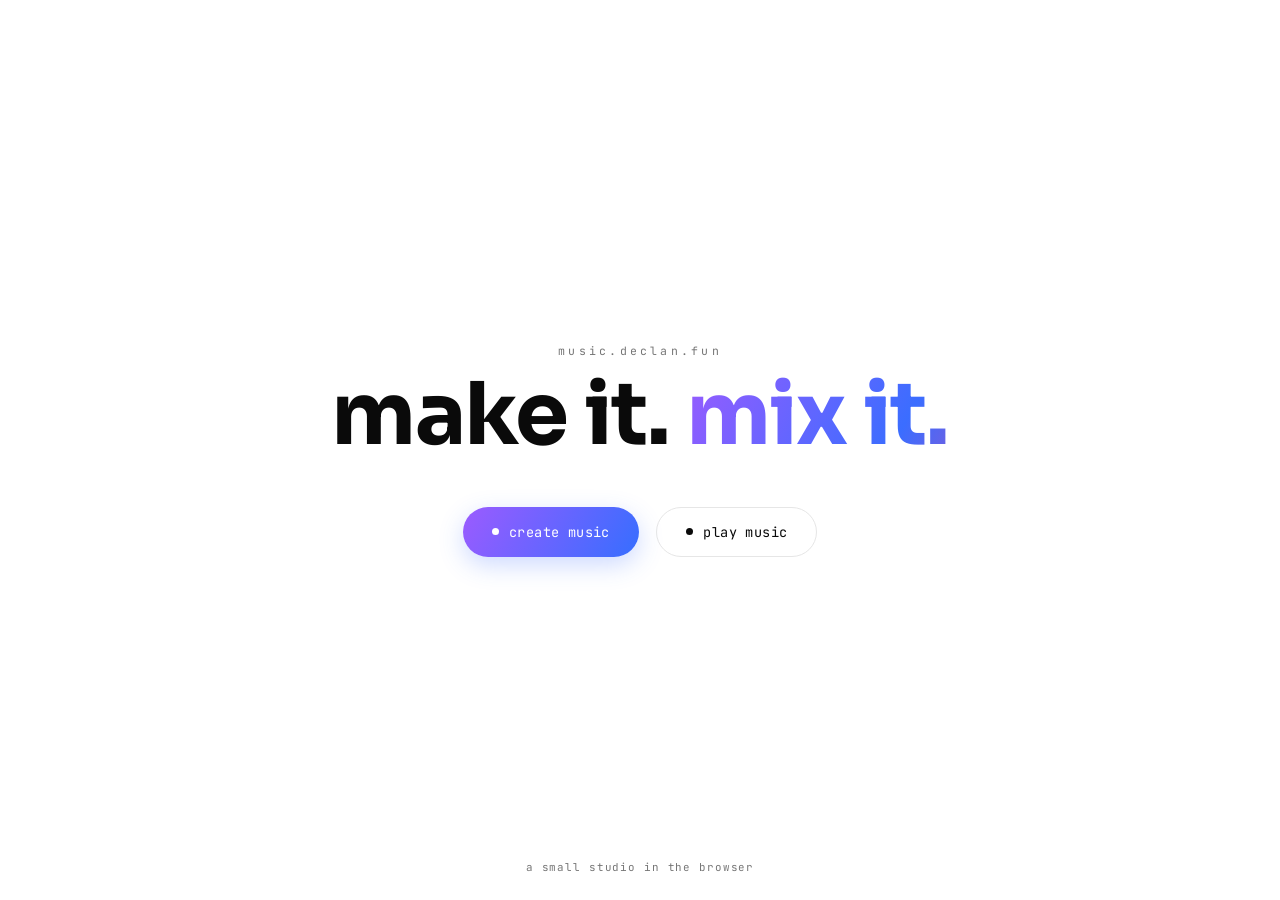
<file: index.html>
<!doctype html>
<html lang="en">
<head>
<meta charset="utf-8">
<meta name="viewport" content="width=device-width, initial-scale=1">
<title>music.declan.fun</title>
<link rel="preconnect" href="https://fonts.googleapis.com">
<link href="https://fonts.googleapis.com/css2?family=Sora:wght@600;700&family=JetBrains+Mono:wght@400;500&display=swap" rel="stylesheet">
<link rel="stylesheet" href="style.css">
</head>
<body>

<main class="home">
  <div class="notes-field" id="notesField" aria-hidden="true"></div>

  <div class="home-title">
    <span class="eyebrow">music.declan.fun</span>
    <h1>make it. <span>mix it.</span></h1>
  </div>

  <div class="actions">
    <a class="btn primary" href="creation.html">
      <span class="dot"></span>
      create music
    </a>
    <a class="btn secondary" href="player.html">
      <span class="dot"></span>
      play music
    </a>
  </div>

  <div class="home-footer">a small studio in the browser</div>
</main>

<script src="notes.js"></script>
</body>
</html>
</file>
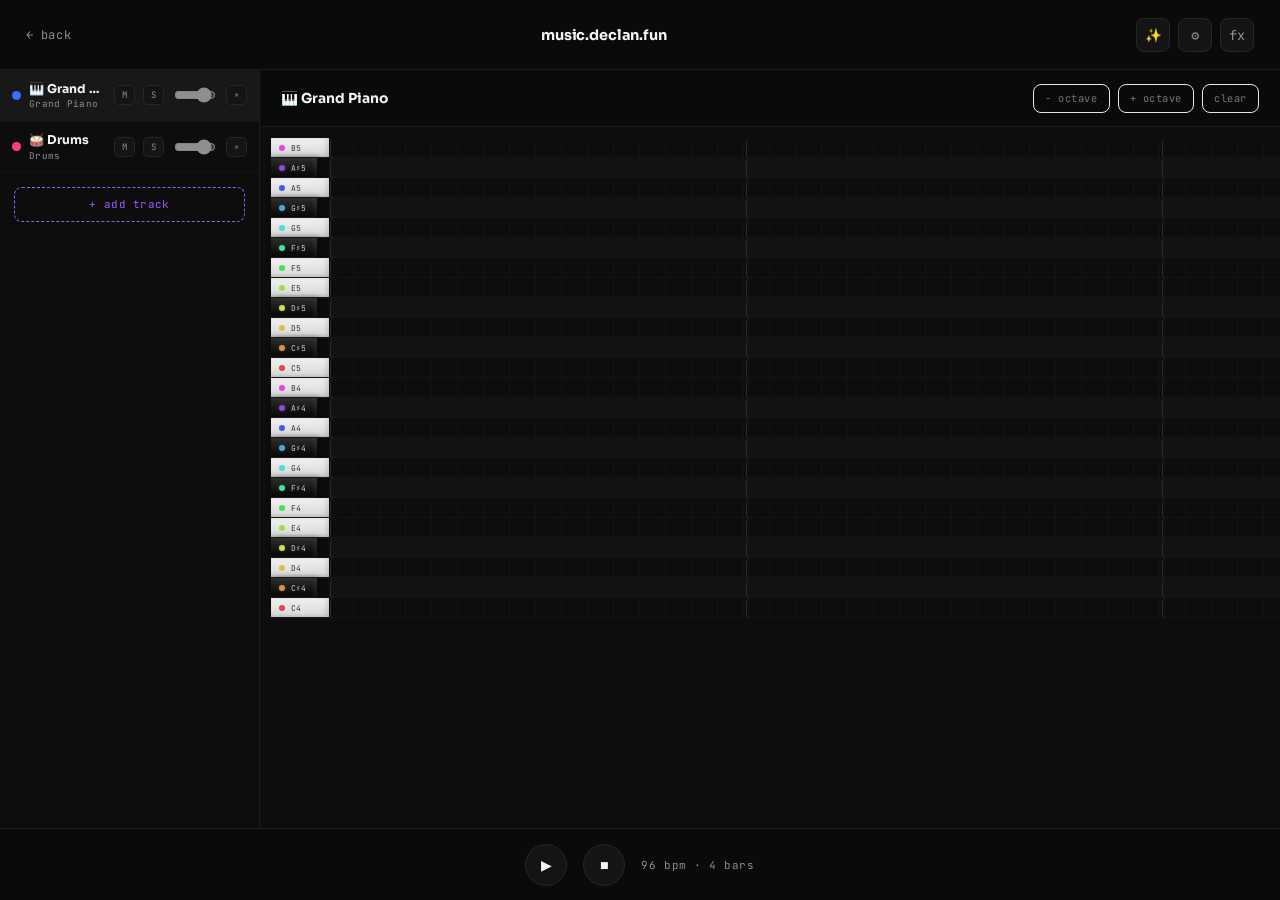
<file: creation.html>
<!doctype html>
<html lang="en">
<head>
<meta charset="utf-8">
<meta name="viewport" content="width=device-width, initial-scale=1">
<title>create music — music.declan.fun</title>
<link rel="preconnect" href="https://fonts.googleapis.com">
<link href="https://fonts.googleapis.com/css2?family=Sora:wght@600;700&family=JetBrains+Mono:wght@400;500&display=swap" rel="stylesheet">
<link rel="stylesheet" href="style.css">
</head>
<body>

<div class="daw-page">

  <div class="daw-top">
    <a class="back-link" href="index.html">&larr; back</a>
    <span class="brand">music.declan.fun</span>
    <div class="daw-top-actions">
      <button class="daw-icon-btn" id="autoCreateBtn" title="auto create a song from your open tracks" aria-label="auto create">&#10024;</button>
      <button class="daw-icon-btn" id="settingsBtn" title="settings" aria-label="settings">&#9881;</button>
      <button class="daw-icon-btn" id="fxBtn" title="effects" aria-label="effects">fx</button>
    </div>
  </div>

  <div class="daw-body">

    <aside class="track-list" id="trackList">
      <!-- track rows injected by js -->
    </aside>

    <section class="editor-area">
      <div class="editor-head">
        <div class="editor-title" id="editorTitle">piano</div>
        <div class="editor-controls" id="editorControls"></div>
      </div>
      <div class="editor-grid-wrap" id="editorGridWrap"></div>
    </section>

  </div>

  <div class="daw-transport">
    <button class="transport-btn" id="playBtn" aria-label="play">&#9654;</button>
    <button class="transport-btn" id="stopBtn" aria-label="stop">&#9632;</button>
    <span class="transport-info" id="transportInfo">96 bpm &middot; 4 bars</span>
  </div>

</div>

<!-- add track modal -->
<div class="modal-overlay" id="addTrackModal" hidden>
  <div class="modal">
    <div class="modal-head"><span>add track &mdash; choose an instrument</span><button class="modal-close" data-close="addTrackModal">&times;</button></div>
    <div class="instrument-grid" id="instrumentGrid"></div>
  </div>
</div>

<!-- settings modal -->
<div class="modal-overlay" id="settingsModal" hidden>
  <div class="modal">
    <div class="modal-head"><span>settings</span><button class="modal-close" data-close="settingsModal">&times;</button></div>
    <div class="modal-body">
      <div class="ctrl-row">
        <label>tempo</label>
        <input type="range" id="bpmRange" min="60" max="200" step="1" value="96">
        <span class="ctrl-val" id="bpmVal">96 bpm</span>
      </div>
      <div class="ctrl-row">
        <label>bars</label>
        <select id="barsSelect">
          <option value="2">2</option>
          <option value="4" selected>4</option>
          <option value="8">8</option>
          <option value="16">16</option>
        </select>
      </div>
      <div class="ctrl-row">
        <label>swing</label>
        <input type="range" id="swingRange" min="0" max="60" step="1" value="0">
        <span class="ctrl-val" id="swingVal">0%</span>
      </div>
      <div class="ctrl-row">
        <label>volume</label>
        <input type="range" id="masterVolRange" min="0" max="100" step="1" value="90">
        <span class="ctrl-val" id="masterVolVal">90%</span>
      </div>
      <div class="ctrl-row">
        <label>&nbsp;</label>
        <label class="checkbox-label"><input type="checkbox" id="loopToggle" checked> loop</label>
      </div>
    </div>
  </div>
</div>

<!-- effects modal -->
<div class="modal-overlay" id="fxModal" hidden>
  <div class="modal">
    <div class="modal-head"><span>master effects</span><button class="modal-close" data-close="fxModal">&times;</button></div>
    <div class="modal-body">
      <div class="fx-list" id="fxList"></div>
      <div class="mixer-foot" style="border-top:none;padding:0;">these run on every track on the way out.</div>
    </div>
  </div>
</div>

<script>
(function () {

  /* ===================== instrument definitions ===================== */

  var INSTRUMENTS = {
    grand_piano:    { label: "Grand Piano",     icon: "\uD83C\uDFB9", kind: "melodic", baseOctave: 4, voice: "piano", humanize: true },
    electric_piano: { label: "Electric Piano",  icon: "\uD83C\uDFB9", kind: "melodic", baseOctave: 4, voice: "epiano" },
    acoustic_guitar:{ label: "Acoustic Guitar", icon: "\uD83C\uDFB8", kind: "melodic", baseOctave: 3, voice: "acousticGuitar", humanize: true },
    electric_guitar:{ label: "Electric Guitar", icon: "\uD83C\uDFB8", kind: "melodic", baseOctave: 3, voice: "electricGuitar", humanize: true },
    bass:           { label: "Bass",            icon: "\uD83C\uDFB8", kind: "melodic", baseOctave: 2, voice: "bass" },
    strings:        { label: "Strings",         icon: "\uD83C\uDFBB", kind: "melodic", baseOctave: 4, voice: "strings", humanize: true },
    brass:          { label: "Brass",           icon: "\uD83C\uDFBA", kind: "melodic", baseOctave: 4, voice: "brass", humanize: true },
    synth_lead:     { label: "Synth Lead",      icon: "\u2699\uFE0F", kind: "melodic", baseOctave: 5, voice: "synthLead" },
    flute:          { label: "Flute",           icon: "\uD83E\uDEB6", kind: "melodic", baseOctave: 5, voice: "flute", humanize: true },
    saxophone:      { label: "Saxophone",       icon: "\uD83C\uDFB7", kind: "melodic", baseOctave: 4, voice: "saxophone", humanize: true },
    marimba:        { label: "Marimba",         icon: "\uD83C\uDFB6", kind: "melodic", baseOctave: 4, voice: "marimba", humanize: true },
    vibraphone:     { label: "Vibraphone",      icon: "\u2728",       kind: "melodic", baseOctave: 4, voice: "vibraphone", humanize: true },
    kalimba:        { label: "Kalimba",         icon: "\uD83C\uDF34", kind: "melodic", baseOctave: 5, voice: "kalimba", humanize: true },
    warm_pad:       { label: "Warm Pad",        icon: "\uD83C\uDF05", kind: "melodic", baseOctave: 3, voice: "warmPad" },
    ukulele:        { label: "Ukulele",         icon: "\uD83C\uDF3A", kind: "melodic", baseOctave: 4, voice: "ukulele", humanize: true },
    steel_drum:     { label: "Steel Drum",      icon: "\uD83E\uDD65", kind: "melodic", baseOctave: 5, voice: "steelDrum", humanize: true },
    glockenspiel:   { label: "Glockenspiel",    icon: "\uD83D\uDD14", kind: "melodic", baseOctave: 5, voice: "glockenspiel", humanize: true },
    panflute:       { label: "Panflute",        icon: "\uD83C\uDF90", kind: "melodic", baseOctave: 5, voice: "panflute", humanize: true },
    drums:          { label: "Drums",           icon: "\uD83E\uDD41", kind: "drums" }
  };

  var INSTRUMENT_ORDER = ["grand_piano","electric_piano","acoustic_guitar","electric_guitar","bass","strings","brass","synth_lead","flute","saxophone","marimba","vibraphone","kalimba","warm_pad","ukulele","steel_drum","glockenspiel","panflute","drums"];

  // one hue per pitch class, cycling like Chrome Music Lab's song maker
  var NOTE_HUES = [0, 28, 46, 64, 88, 122, 152, 178, 202, 232, 268, 300];
  function hueForMidi(midi) { return NOTE_HUES[((midi % 12) + 12) % 12]; }

  var TRACK_COLORS = ["var(--blue)","var(--pink)","var(--green)","var(--amber)","var(--purple)"];

  var DRUM_ROWS = [
    { id: "kick",       label: "kick"       },
    { id: "snare",      label: "snare"      },
    { id: "hihat",      label: "hihat"      },
    { id: "clap",       label: "clap"       },
    { id: "shaker",     label: "shaker"     },
    { id: "tambourine", label: "tambourine" }
  ];

  /* ===================== global state ===================== */

  var tracks = [];
  var trackIdCounter = 0;
  var selectedTrackId = null;

  var bpm = 96;
  var bars = 4;
  var stepsPerBar = 16;
  var swing = 0;
  var loop = true;

  var ctx = null;
  var masterInput = null;
  var masterGain = null;
  var fxExtraNodes = [];
  var noiseBufferCache = null;
  var impulseCache = null;

  var isPlaying = false;
  var activeNodes = [];
  var loopTimeoutId = null;
  var rafId = null;
  var playStartCtxTime = 0;
  var playTotalDuration = 0;

  // mid-song pitch-shift moments the auto-composer can schedule, e.g. a
  // riser into a key change - {stepAt, semitones, holdSteps}
  var pitchEvents = [];
  var fxEventTimeouts = [];

  /* ===================== dom refs ===================== */

  var trackListEl = document.getElementById("trackList");
  var editorTitleEl = document.getElementById("editorTitle");
  var editorControlsEl = document.getElementById("editorControls");
  var editorGridWrapEl = document.getElementById("editorGridWrap");
  var transportInfoEl = document.getElementById("transportInfo");
  var playBtn = document.getElementById("playBtn");
  var stopBtn = document.getElementById("stopBtn");

  var settingsBtn = document.getElementById("settingsBtn");
  var fxBtn = document.getElementById("fxBtn");
  var addTrackModal = document.getElementById("addTrackModal");
  var settingsModal = document.getElementById("settingsModal");
  var fxModal = document.getElementById("fxModal");
  var instrumentGrid = document.getElementById("instrumentGrid");

  var bpmRange = document.getElementById("bpmRange");
  var bpmVal = document.getElementById("bpmVal");
  var barsSelect = document.getElementById("barsSelect");
  var swingRange = document.getElementById("swingRange");
  var swingVal = document.getElementById("swingVal");
  var masterVolRange = document.getElementById("masterVolRange");
  var masterVolVal = document.getElementById("masterVolVal");
  var loopToggle = document.getElementById("loopToggle");

  /* ===================== helpers ===================== */

  function freqFromMidi(midi) { return 440 * Math.pow(2, (midi - 69) / 12); }
  function noteName(midi) {
    var NOTE_NAMES = ["C","C\u266F","D","D\u266F","E","F","F\u266F","G","G\u266F","A","A\u266F","B"];
    var oct = Math.floor(midi / 12) - 1;
    return NOTE_NAMES[midi % 12] + oct;
  }
  function isBlackKey(midi) { return [1,3,6,8,10].indexOf(midi % 12) !== -1; }
  function totalSteps() { return bars * stepsPerBar; }
  function stepDuration() { return (60 / bpm) / 4; }

  /* ---- note model: track.notes is an array of {step, midi, length} ---- */

  function noteAt(track, step, midi) {
    for (var i = 0; i < track.notes.length; i++) {
      var n = track.notes[i];
      if (n.midi === midi && step >= n.step && step < n.step + n.length) return n;
    }
    return null;
  }
  function addNote(track, step, midi, length, vel) {
    var n = { step: step, midi: midi, length: length || 1, vel: vel };
    track.notes.push(n);
    return n;
  }
  function removeNote(track, note) {
    var idx = track.notes.indexOf(note);
    if (idx !== -1) track.notes.splice(idx, 1);
  }
  function clampNoteToGrid(note) {
    var steps = totalSteps();
    if (note.step < 0) note.step = 0;
    if (note.step > steps - 1) note.step = steps - 1;
    if (note.length < 1) note.length = 1;
    if (note.step + note.length > steps) note.length = steps - note.step;
  }
  // trims or removes any other note on the same pitch that overlaps keepNote's range
  function resolveOverlaps(track, keepNote) {
    var start = keepNote.step, end = keepNote.step + keepNote.length;
    for (var i = track.notes.length - 1; i >= 0; i--) {
      var n = track.notes[i];
      if (n === keepNote || n.midi !== keepNote.midi) continue;
      var nEnd = n.step + n.length;
      if (n.step >= end || nEnd <= start) continue; // no overlap
      if (n.step < start && nEnd > start && nEnd <= end) {
        n.length = start - n.step; // trim tail
        if (n.length <= 0) track.notes.splice(i, 1);
      } else if (n.step >= start && n.step < end && nEnd > end) {
        var newStep = end; n.length = nEnd - newStep; n.step = newStep; // trim head
        if (n.length <= 0) track.notes.splice(i, 1);
      } else {
        track.notes.splice(i, 1); // fully covered either way
      }
    }
  }

  /* ---- piano roll drag state (shared across renders) ---- */

  var dragState = null;
  var rollHandles = null; // { paintRow, track } set by the most recent renderPianoRoll call

  document.addEventListener("pointermove", function (e) {
    if (!dragState || !rollHandles) return;
    var el = document.elementFromPoint(e.clientX, e.clientY);
    if (!el) return;
    var cellEl = el.classList && el.classList.contains("roll-cell") ? el : (el.closest ? el.closest(".roll-cell") : null);
    if (!cellEl) return;
    var step = parseInt(cellEl.dataset.step, 10);
    var midi = parseInt(cellEl.dataset.midi, 10);

    if (dragState.mode === "resize") {
      if (midi !== dragState.note.midi) return;
      dragState.note.length = Math.max(1, step - dragState.note.step + 1);
      clampNoteToGrid(dragState.note);
      resolveOverlaps(dragState.track, dragState.note);
      rollHandles.paintRow(dragState.note.midi);
    } else if (dragState.mode === "create") {
      if (midi !== dragState.midi) return; // note creation stays on the row it started on
      var anchor = dragState.anchorStep, note = dragState.note;
      if (step >= anchor) { note.step = anchor; note.length = step - anchor + 1; }
      else { note.step = step; note.length = anchor - step + 1; }
      clampNoteToGrid(note);
      resolveOverlaps(dragState.track, note);
      rollHandles.paintRow(midi);
    } else if (dragState.mode === "move") {
      var note2 = dragState.note;
      var oldMidi = note2.midi;
      note2.step = step - dragState.grabOffset;
      note2.midi = midi;
      clampNoteToGrid(note2);
      if (note2.step !== dragState.origStep || note2.midi !== dragState.origMidi) dragState.moved = true;
      resolveOverlaps(dragState.track, note2);
      if (oldMidi !== midi) rollHandles.paintRow(oldMidi);
      rollHandles.paintRow(note2.midi);
    }
  });

  document.addEventListener("pointerup", function () {
    if (dragState && dragState.mode === "move" && !dragState.moved && rollHandles) {
      // a click with no drag on an existing note removes it, same as before
      removeNote(dragState.track, dragState.note);
      rollHandles.paintRow(dragState.note.midi);
    }
    document.body.classList.remove("roll-dragging");
    dragState = null;
  });

  function openModal(el) { el.hidden = false; }
  function closeModal(el) { el.hidden = true; }

  Array.prototype.slice.call(document.querySelectorAll(".modal-close")).forEach(function (btn) {
    btn.addEventListener("click", function () { closeModal(document.getElementById(btn.dataset.close)); });
  });
  Array.prototype.slice.call(document.querySelectorAll(".modal-overlay")).forEach(function (overlay) {
    overlay.addEventListener("click", function (e) { if (e.target === overlay) closeModal(overlay); });
  });

  /* ===================== audio engine setup ===================== */

  function getCtx() {
    if (!ctx) {
      ctx = new (window.AudioContext || window.webkitAudioContext)();
      masterInput = ctx.createGain();
      masterGain = ctx.createGain();
      masterGain.gain.value = parseInt(masterVolRange.value, 10) / 100;
      masterGain.connect(ctx.destination);
      rebuildMasterChain();
      tracks.forEach(ensureTrackNode);
    }
    if (ctx.state === "suspended") ctx.resume();
    return ctx;
  }

  function ensureTrackNode(track) {
    if (!ctx || track.gainNode) return;
    track.gainNode = ctx.createGain();
    track.gainNode.gain.value = track.muted ? 0 : track.volume;
    track.gainNode.connect(masterInput);
  }

  function updateTrackGain(track) {
    if (!track.gainNode) return;
    var anySolo = tracks.some(function (t) { return t.solo; });
    var audible = !track.muted && (!anySolo || track.solo);
    track.gainNode.gain.value = audible ? track.volume : 0;
  }

  function getNoiseBuffer(audioCtx) {
    if (noiseBufferCache) return noiseBufferCache;
    var len = audioCtx.sampleRate * 1;
    var buf = audioCtx.createBuffer(1, len, audioCtx.sampleRate);
    var data = buf.getChannelData(0);
    for (var i = 0; i < len; i++) data[i] = Math.random() * 2 - 1;
    noiseBufferCache = buf;
    return buf;
  }

  /* ===================== instrument voices ===================== */

  var VOICES = {

    piano: function (c, dest, midi, when, dur, vel) {
      var freq = freqFromMidi(midi);

      // hammer strike transient - a short filtered click at the very start of the note,
      // brighter when struck harder, like felt meeting string with more force
      var hammer = c.createBufferSource(); hammer.buffer = getNoiseBuffer(c);
      var hammerFilter = c.createBiquadFilter(); hammerFilter.type = "bandpass";
      hammerFilter.frequency.value = freq * (2.2 + vel * 0.9); hammerFilter.Q.value = 1.1;
      var hammerGain = c.createGain();
      hammerGain.gain.setValueAtTime(vel * 0.15, when);
      hammerGain.gain.exponentialRampToValueAtTime(0.0001, when + 0.03);
      hammer.connect(hammerFilter); hammerFilter.connect(hammerGain); hammerGain.connect(dest);
      hammer.start(when); hammer.stop(when + 0.04);
      activeNodes.push(hammer);

      // low soundboard "thud" under the attack - the body of the instrument resonating
      var thud = c.createBufferSource(); thud.buffer = getNoiseBuffer(c);
      var thudFilter = c.createBiquadFilter(); thudFilter.type = "lowpass"; thudFilter.frequency.value = 220;
      var thudGain = c.createGain();
      thudGain.gain.setValueAtTime(vel * 0.055, when);
      thudGain.gain.exponentialRampToValueAtTime(0.0001, when + 0.09);
      thud.connect(thudFilter); thudFilter.connect(thudGain); thudGain.connect(dest);
      thud.start(when); thud.stop(when + 0.1);
      activeNodes.push(thud);

      [1, 2, 3, 4, 5, 6, 7].forEach(function (h, i) {
        // each partial is a pair of very slightly detuned strings (a unison "course"),
        // the way a real piano note is actually 2-3 strings beating gently against each other
        [-1.6, 1.6].forEach(function (cents) {
          var osc = c.createOscillator();
          osc.type = i === 0 ? "triangle" : "sine";
          // real piano strings run slightly sharp on higher partials (inharmonicity)
          osc.frequency.value = freq * h * (1 + 0.0004 * h * h);
          osc.detune.value = cents;
          var g = c.createGain();
          var peak = vel * (i === 0 ? 0.27 : 0.21 / (h * h));
          g.gain.setValueAtTime(0, when);
          g.gain.linearRampToValueAtTime(peak, when + 0.006);
          // two-stage decay: a quick initial falloff into a longer natural tail
          g.gain.exponentialRampToValueAtTime(Math.max(peak * 0.22, 0.001), when + dur * 0.35 + 0.05);
          g.gain.exponentialRampToValueAtTime(0.0001, when + dur + (h <= 2 ? 1.5 : 0.9));
          osc.connect(g); g.connect(dest);
          osc.start(when); osc.stop(when + dur + 1.6);
          activeNodes.push(osc);
        });
      });

      // sympathetic resonance - the other strings and soundboard ringing
      // very faintly in response, the thing that gives a real piano its
      // "air" and makes a note feel like it's happening inside a wooden box
      var res = c.createBufferSource(); res.buffer = getNoiseBuffer(c);
      var resFilter = c.createBiquadFilter(); resFilter.type = "bandpass"; resFilter.frequency.value = freq * 1.02; resFilter.Q.value = 22;
      var resGain = c.createGain();
      resGain.gain.setValueAtTime(0, when);
      resGain.gain.linearRampToValueAtTime(vel * 0.02, when + 0.02);
      resGain.gain.exponentialRampToValueAtTime(0.0001, when + dur + 2.2);
      res.connect(resFilter); resFilter.connect(resGain); resGain.connect(dest);
      res.start(when); res.stop(when + dur + 2.3);
      activeNodes.push(res);
    },

    epiano: function (c, dest, midi, when, dur, vel) {
      var freq = freqFromMidi(midi);
      var carrier = c.createOscillator(); carrier.type = "sine"; carrier.frequency.value = freq;
      var modulator = c.createOscillator(); modulator.type = "sine"; modulator.frequency.value = freq * 3.01;
      var modGain = c.createGain();
      modGain.gain.setValueAtTime(freq * 1.4, when);
      modGain.gain.exponentialRampToValueAtTime(0.001, when + 0.4);
      modulator.connect(modGain); modGain.connect(carrier.frequency);
      var g = c.createGain();
      g.gain.setValueAtTime(0, when);
      g.gain.linearRampToValueAtTime(vel * 0.5, when + 0.004);
      g.gain.exponentialRampToValueAtTime(0.0001, when + dur + 0.9);
      carrier.connect(g); g.connect(dest);
      carrier.start(when); modulator.start(when);
      carrier.stop(when + dur + 1); modulator.stop(when + dur + 1);
      activeNodes.push(carrier, modulator);
    },

    acousticGuitar: pluckVoice(false),
    electricGuitar: pluckVoice(true),

    bass: function (c, dest, midi, when, dur, vel) {
      var freq = freqFromMidi(midi);

      // finger/pick attack click
      var click = c.createBufferSource(); click.buffer = getNoiseBuffer(c);
      var clickFilter = c.createBiquadFilter(); clickFilter.type = "lowpass"; clickFilter.frequency.value = freq * 5;
      var clickGain = c.createGain();
      clickGain.gain.setValueAtTime(vel * 0.18, when);
      clickGain.gain.exponentialRampToValueAtTime(0.0001, when + 0.02);
      click.connect(clickFilter); clickFilter.connect(clickGain); clickGain.connect(dest);
      click.start(when); click.stop(when + 0.03);
      activeNodes.push(click);

      // a real plucked string underneath the sub-sine, instead of just
      // detuned oscillators, gives the fretted attack and natural decay
      // curve that a bass guitar string actually has
      var stringOut = karplusPluck(c, dest, freq, when, dur, vel, { brightness: freq * 3 + 500, sustain: dur + 0.6 });
      var lp = c.createBiquadFilter(); lp.type = "lowpass"; lp.frequency.value = freq * 4 + 250;
      var stringLevel = c.createGain(); stringLevel.gain.value = 0.6;
      stringOut.connect(lp); lp.connect(stringLevel); stringLevel.connect(dest);
      activeNodes.push(stringLevel);

      // sub-octave sine underneath for low-end weight a plucked string alone can't give
      var sub = c.createOscillator(); sub.type = "sine"; sub.frequency.value = freq / 2;
      var subGain = c.createGain();
      subGain.gain.setValueAtTime(0, when);
      subGain.gain.linearRampToValueAtTime(vel * 0.34, when + 0.01);
      subGain.gain.exponentialRampToValueAtTime(0.0001, when + dur + 0.5);
      sub.connect(subGain); subGain.connect(dest);
      sub.start(when); sub.stop(when + dur + 0.6);
      activeNodes.push(sub);
    },

    strings: function (c, dest, midi, when, dur, vel) {
      var freq = freqFromMidi(midi);
      var g = c.createGain();
      g.gain.setValueAtTime(0, when);
      g.gain.linearRampToValueAtTime(vel * 0.32, when + 0.18);
      g.gain.linearRampToValueAtTime(vel * 0.26, when + dur * 0.6);
      g.gain.exponentialRampToValueAtTime(0.0001, when + dur + 0.9);
      var lp = c.createBiquadFilter(); lp.type = "lowpass"; lp.frequency.value = freq * 3 + 800;
      g.connect(lp); lp.connect(dest);

      // wider ensemble of slightly detuned voices, like a section rather than one player
      [-9, -4, 0, 4, 9].forEach(function (cents) {
        var osc = c.createOscillator(); osc.type = "sawtooth"; osc.frequency.value = freq; osc.detune.value = cents;
        osc.connect(g);
        osc.start(when); osc.stop(when + dur + 1);
        activeNodes.push(osc);
      });

      // soft bow noise under the attack
      var bow = c.createBufferSource(); bow.buffer = getNoiseBuffer(c);
      var bowFilter = c.createBiquadFilter(); bowFilter.type = "bandpass"; bowFilter.frequency.value = freq * 1.5; bowFilter.Q.value = 0.8;
      var bowGain = c.createGain();
      bowGain.gain.setValueAtTime(0, when);
      bowGain.gain.linearRampToValueAtTime(vel * 0.05, when + 0.15);
      bowGain.gain.linearRampToValueAtTime(0.0001, when + dur * 0.5);
      bow.connect(bowFilter); bowFilter.connect(bowGain); bowGain.connect(dest);
      bow.start(when); bow.stop(when + dur * 0.5 + 0.1);
      activeNodes.push(bow);
    },

    brass: function (c, dest, midi, when, dur, vel) {
      var freq = freqFromMidi(midi);
      var osc = c.createOscillator(); osc.type = "sawtooth";
      // a slight scoop up into pitch, like a player's embouchure settling
      osc.frequency.setValueAtTime(freq * 0.985, when);
      osc.frequency.linearRampToValueAtTime(freq, when + 0.045);
      var bp = c.createBiquadFilter(); bp.type = "lowpass";
      bp.frequency.setValueAtTime(freq * 1.4, when);
      bp.frequency.linearRampToValueAtTime(freq * 4.2, when + 0.08);
      var g = c.createGain();
      g.gain.setValueAtTime(0, when);
      g.gain.linearRampToValueAtTime(vel * 0.4, when + 0.05);
      g.gain.linearRampToValueAtTime(vel * 0.3, when + dur * 0.6);
      g.gain.exponentialRampToValueAtTime(0.0001, when + dur + 0.4);
      osc.connect(bp); bp.connect(g); g.connect(dest);
      osc.start(when); osc.stop(when + dur + 0.5);
      activeNodes.push(osc);

      // breath noise, quieter than the sax's since brass is more focused
      var breath = c.createBufferSource(); breath.buffer = getNoiseBuffer(c);
      var breathFilter = c.createBiquadFilter(); breathFilter.type = "bandpass"; breathFilter.frequency.value = freq * 1.8; breathFilter.Q.value = 1.2;
      var breathGain = c.createGain();
      breathGain.gain.setValueAtTime(vel * 0.03, when);
      breathGain.gain.linearRampToValueAtTime(vel * 0.02, when + dur * 0.5);
      breathGain.gain.exponentialRampToValueAtTime(0.0001, when + dur + 0.2);
      breath.connect(breathFilter); breathFilter.connect(breathGain); breathGain.connect(dest);
      breath.start(when); breath.stop(when + dur + 0.25);
      activeNodes.push(breath);
    },

    synthLead: function (c, dest, midi, when, dur, vel) {
      var freq = freqFromMidi(midi);
      var osc = c.createOscillator(); osc.type = "square"; osc.frequency.value = freq;
      var osc2 = c.createOscillator(); osc2.type = "sawtooth"; osc2.frequency.value = freq; osc2.detune.value = 8;
      var lfo = c.createOscillator(); lfo.frequency.value = 6;
      var lfoGain = c.createGain(); lfoGain.gain.value = 4;
      lfo.connect(lfoGain); lfoGain.connect(osc.detune);
      var g = c.createGain();
      g.gain.setValueAtTime(0, when);
      g.gain.linearRampToValueAtTime(vel * 0.3, when + 0.01);
      g.gain.exponentialRampToValueAtTime(0.0001, when + dur + 0.3);
      osc.connect(g); osc2.connect(g); g.connect(dest);
      osc.start(when); osc2.start(when); lfo.start(when);
      osc.stop(when + dur + 0.4); osc2.stop(when + dur + 0.4); lfo.stop(when + dur + 0.4);
      activeNodes.push(osc, osc2, lfo);
    },

    saxophone: function (c, dest, midi, when, dur, vel) {
      var freq = freqFromMidi(midi);

      // reed layer: a scoop up into pitch, like a player tonguing the note
      var osc = c.createOscillator(); osc.type = "sawtooth";
      osc.frequency.setValueAtTime(freq * 0.97, when);
      osc.frequency.linearRampToValueAtTime(freq, when + 0.055);
      var osc2 = c.createOscillator(); osc2.type = "square"; osc2.frequency.value = freq; osc2.detune.value = 5;

      // body formants that give the sax its characteristic honk
      var f1 = c.createBiquadFilter(); f1.type = "bandpass"; f1.frequency.value = freq * 1.5; f1.Q.value = 4.5;
      var f2 = c.createBiquadFilter(); f2.type = "bandpass"; f2.frequency.value = freq * 3.1; f2.Q.value = 3.5;
      var f3 = c.createBiquadFilter(); f3.type = "bandpass"; f3.frequency.value = freq * 5.4; f3.Q.value = 2.5;

      var mix = c.createGain();
      osc.connect(f1); osc.connect(f2); osc.connect(f3);
      osc2.connect(f1); osc2.connect(f2);
      f1.connect(mix); f2.connect(mix); f3.connect(mix);

      // breath noise
      var noise = c.createBufferSource(); noise.buffer = getNoiseBuffer(c);
      var noiseFilter = c.createBiquadFilter(); noiseFilter.type = "bandpass"; noiseFilter.frequency.value = freq * 2; noiseFilter.Q.value = 1;
      var noiseGain = c.createGain(); noiseGain.gain.value = vel * 0.04;
      noise.connect(noiseFilter); noiseFilter.connect(noiseGain); noiseGain.connect(mix);

      // vibrato that kicks in after the note has settled, like a real player
      var lfo = c.createOscillator(); lfo.frequency.value = 5.5;
      var lfoGain = c.createGain();
      lfoGain.gain.setValueAtTime(0, when);
      lfoGain.gain.setValueAtTime(0, when + 0.15);
      lfoGain.gain.linearRampToValueAtTime(6, when + 0.38);
      lfo.connect(lfoGain); lfoGain.connect(osc.frequency); lfoGain.connect(osc2.frequency);

      var g = c.createGain();
      g.gain.setValueAtTime(0, when);
      g.gain.linearRampToValueAtTime(vel * 0.42, when + 0.05);
      g.gain.linearRampToValueAtTime(vel * 0.34, when + dur * 0.6);
      g.gain.exponentialRampToValueAtTime(0.0001, when + dur + 0.35);

      mix.connect(g); g.connect(dest);

      osc.start(when); osc2.start(when); lfo.start(when); noise.start(when);
      osc.stop(when + dur + 0.4); osc2.stop(when + dur + 0.4); lfo.stop(when + dur + 0.4); noise.stop(when + dur + 0.4);
      activeNodes.push(osc, osc2, lfo, noise);
    },

    flute: function (c, dest, midi, when, dur, vel) {
      var freq = freqFromMidi(midi);
      var osc = c.createOscillator(); osc.type = "sine"; osc.frequency.value = freq;
      var lfo = c.createOscillator(); lfo.frequency.value = 5;
      var lfoGain = c.createGain();
      // vibrato eases in after the note settles, rather than being on from note-start
      lfoGain.gain.setValueAtTime(0, when);
      lfoGain.gain.setValueAtTime(0, when + 0.2);
      lfoGain.gain.linearRampToValueAtTime(3.5, when + 0.45);
      lfo.connect(lfoGain); lfoGain.connect(osc.frequency);
      var noise = c.createBufferSource(); noise.buffer = getNoiseBuffer(c);
      var hp = c.createBiquadFilter(); hp.type = "highpass"; hp.frequency.value = 2200;
      var ng = c.createGain(); ng.gain.value = vel * 0.03;
      noise.connect(hp); hp.connect(ng);

      // breathy "chiff" at the very start of the note
      var chiff = c.createBufferSource(); chiff.buffer = getNoiseBuffer(c);
      var chiffFilter = c.createBiquadFilter(); chiffFilter.type = "bandpass"; chiffFilter.frequency.value = freq * 3; chiffFilter.Q.value = 1;
      var chiffGain = c.createGain();
      chiffGain.gain.setValueAtTime(vel * 0.1, when);
      chiffGain.gain.exponentialRampToValueAtTime(0.0001, when + 0.05);
      chiff.connect(chiffFilter); chiffFilter.connect(chiffGain); chiffGain.connect(dest);
      chiff.start(when); chiff.stop(when + 0.06);

      var g = c.createGain();
      g.gain.setValueAtTime(0, when);
      g.gain.linearRampToValueAtTime(vel * 0.34, when + 0.09);
      g.gain.exponentialRampToValueAtTime(0.0001, when + dur + 0.5);
      osc.connect(g); ng.connect(g); g.connect(dest);
      osc.start(when); lfo.start(when); noise.start(when);
      osc.stop(when + dur + 0.6); lfo.stop(when + dur + 0.6); noise.stop(when + dur + 0.6);
      activeNodes.push(osc, lfo, noise, chiff);
    },

    marimba: function (c, dest, midi, when, dur, vel) {
      var freq = freqFromMidi(midi);

      // wooden mallet strike
      var strike = c.createBufferSource(); strike.buffer = getNoiseBuffer(c);
      var sf = c.createBiquadFilter(); sf.type = "bandpass"; sf.frequency.value = freq * 3; sf.Q.value = 2;
      var sg = c.createGain();
      sg.gain.setValueAtTime(vel * 0.2, when);
      sg.gain.exponentialRampToValueAtTime(0.0001, when + 0.025);
      strike.connect(sf); sf.connect(sg); sg.connect(dest);
      strike.start(when); strike.stop(when + 0.03);
      activeNodes.push(strike);

      // fundamental plus the characteristic ~4th-partial "bark" of a wooden bar
      [{ mult: 1, amp: 1, tail: 1 }, { mult: 3.93, amp: 0.22, tail: 0.35 }].forEach(function (p) {
        var osc = c.createOscillator(); osc.type = "sine"; osc.frequency.value = freq * p.mult;
        var g = c.createGain();
        var peak = vel * 0.5 * p.amp;
        g.gain.setValueAtTime(0, when);
        g.gain.linearRampToValueAtTime(peak, when + 0.004);
        g.gain.exponentialRampToValueAtTime(0.0001, when + dur * p.tail * 0.5 + 0.35);
        osc.connect(g); g.connect(dest);
        osc.start(when); osc.stop(when + dur + 0.5);
        activeNodes.push(osc);
      });
    },

    vibraphone: function (c, dest, midi, when, dur, vel) {
      var freq = freqFromMidi(midi);

      var mallet = c.createBufferSource(); mallet.buffer = getNoiseBuffer(c);
      var mf = c.createBiquadFilter(); mf.type = "bandpass"; mf.frequency.value = freq * 4; mf.Q.value = 3;
      var mg = c.createGain();
      mg.gain.setValueAtTime(vel * 0.12, when);
      mg.gain.exponentialRampToValueAtTime(0.0001, when + 0.02);
      mallet.connect(mf); mf.connect(mg); mg.connect(dest);
      mallet.start(when); mallet.stop(when + 0.03);
      activeNodes.push(mallet);

      // slow motor tremolo, the signature shimmer of a vibraphone
      var trem = c.createOscillator(); trem.frequency.value = 5;
      var tremGain = c.createGain(); tremGain.gain.value = 0.35;

      [1, 2, 4].forEach(function (h, i) {
        var osc = c.createOscillator(); osc.type = "sine"; osc.frequency.value = freq * h;
        var g = c.createGain();
        var peak = vel * (i === 0 ? 0.45 : 0.14 / h);
        g.gain.setValueAtTime(0, when);
        g.gain.linearRampToValueAtTime(peak, when + 0.006);
        g.gain.exponentialRampToValueAtTime(0.0001, when + dur + 1.5);
        var tremNode = c.createGain(); tremNode.gain.value = 1;
        tremGain.connect(tremNode.gain);
        osc.connect(g); g.connect(tremNode); tremNode.connect(dest);
        osc.start(when); osc.stop(when + dur + 1.6);
        activeNodes.push(osc);
      });
      trem.connect(tremGain);
      trem.start(when); trem.stop(when + dur + 1.6);
      activeNodes.push(trem);
    },

    kalimba: function (c, dest, midi, when, dur, vel) {
      var freq = freqFromMidi(midi);

      var pluck = c.createBufferSource(); pluck.buffer = getNoiseBuffer(c);
      var pf = c.createBiquadFilter(); pf.type = "bandpass"; pf.frequency.value = freq * 5; pf.Q.value = 4;
      var pg = c.createGain();
      pg.gain.setValueAtTime(vel * 0.25, when);
      pg.gain.exponentialRampToValueAtTime(0.0001, when + 0.015);
      pluck.connect(pf); pf.connect(pg); pg.connect(dest);
      pluck.start(when); pluck.stop(when + 0.02);
      activeNodes.push(pluck);

      [1, 2, 3].forEach(function (h, i) {
        var osc = c.createOscillator(); osc.type = "sine"; osc.frequency.value = freq * h;
        var g = c.createGain();
        var peak = vel * (i === 0 ? 0.42 : 0.12 / h);
        g.gain.setValueAtTime(0, when);
        g.gain.linearRampToValueAtTime(peak, when + 0.003);
        g.gain.exponentialRampToValueAtTime(0.0001, when + dur * 0.4 + 0.4);
        osc.connect(g); g.connect(dest);
        osc.start(when); osc.stop(when + dur + 0.5);
        activeNodes.push(osc);
      });
    },

    warmPad: function (c, dest, midi, when, dur, vel) {
      var freq = freqFromMidi(midi);
      var g = c.createGain();
      g.gain.setValueAtTime(0, when);
      // slow swell in - a pad breathing to life rather than snapping on
      g.gain.linearRampToValueAtTime(vel * 0.28, when + 0.35);
      g.gain.linearRampToValueAtTime(vel * 0.22, when + dur * 0.7);
      g.gain.exponentialRampToValueAtTime(0.0001, when + dur + 1.6);

      var lp = c.createBiquadFilter(); lp.type = "lowpass";
      lp.frequency.setValueAtTime(freq * 1.5, when);
      lp.frequency.linearRampToValueAtTime(freq * 3, when + 0.6);
      g.connect(lp); lp.connect(dest);

      // a lush chorus of detuned saws underneath, like a warm vintage synth stack
      [-7, -2, 2, 7].forEach(function (cents) {
        var osc = c.createOscillator(); osc.type = "sawtooth"; osc.frequency.value = freq; osc.detune.value = cents;
        osc.connect(g);
        osc.start(when); osc.stop(when + dur + 1.8);
        activeNodes.push(osc);
      });
      var sub = c.createOscillator(); sub.type = "sine"; sub.frequency.value = freq / 2;
      var subGain = c.createGain(); subGain.gain.value = 0.3;
      sub.connect(subGain); subGain.connect(g);
      sub.start(when); sub.stop(when + dur + 1.8);
      activeNodes.push(sub);
    },

    ukulele: function (c, dest, midi, when, dur, vel) {
      var freq = freqFromMidi(midi);

      var noise = c.createBufferSource(); noise.buffer = getNoiseBuffer(c);
      var bp = c.createBiquadFilter(); bp.type = "bandpass"; bp.frequency.value = freq * 3; bp.Q.value = 5;
      var ng = c.createGain();
      ng.gain.setValueAtTime(vel * 0.3, when);
      ng.gain.exponentialRampToValueAtTime(0.001, when + 0.03);
      noise.connect(bp); bp.connect(ng); ng.connect(dest);
      noise.start(when); noise.stop(when + 0.04);
      activeNodes.push(noise);

      // short-scale nylon string - brighter and shorter-ringing than the
      // guitar's strings, true to a ukulele's quick, cheerful decay
      var stringOut = karplusPluck(c, dest, freq, when, dur, vel, { brightness: freq * 6 + 2800, sustain: dur + 0.55 });
      var level = c.createGain(); level.gain.value = 0.85;
      stringOut.connect(level); level.connect(dest);
      activeNodes.push(level);
    },

    steelDrum: function (c, dest, midi, when, dur, vel) {
      var freq = freqFromMidi(midi);

      // mallet knock, softer/rounder than marimba's wood strike
      var strike = c.createBufferSource(); strike.buffer = getNoiseBuffer(c);
      var sf = c.createBiquadFilter(); sf.type = "bandpass"; sf.frequency.value = freq * 2.2; sf.Q.value = 1.5;
      var sg = c.createGain();
      sg.gain.setValueAtTime(vel * 0.12, when);
      sg.gain.exponentialRampToValueAtTime(0.0001, when + 0.03);
      strike.connect(sf); sf.connect(sg); sg.connect(dest);
      strike.start(when); strike.stop(when + 0.04);
      activeNodes.push(strike);

      // steelpan partials are famously inharmonic - fundamental plus a couple
      // of near-but-not-quite-integer overtones give it that shimmering,
      // slightly detuned "pan" character, with a tiny pitch scoop on attack
      [{ mult: 1, amp: 1, tail: 1 }, { mult: 2.02, amp: 0.35, tail: 0.6 }, { mult: 3.98, amp: 0.15, tail: 0.4 }].forEach(function (p) {
        var osc = c.createOscillator(); osc.type = "sine";
        osc.frequency.setValueAtTime(freq * p.mult * 0.985, when);
        osc.frequency.linearRampToValueAtTime(freq * p.mult, when + 0.05);
        var g = c.createGain();
        var peak = vel * 0.4 * p.amp;
        g.gain.setValueAtTime(0, when);
        g.gain.linearRampToValueAtTime(peak, when + 0.006);
        g.gain.exponentialRampToValueAtTime(0.0001, when + dur * p.tail * 0.6 + 0.5);
        osc.connect(g); g.connect(dest);
        osc.start(when); osc.stop(when + dur + 0.9);
        activeNodes.push(osc);
      });
    },

    glockenspiel: function (c, dest, midi, when, dur, vel) {
      var freq = freqFromMidi(midi);

      var tick = c.createBufferSource(); tick.buffer = getNoiseBuffer(c);
      var tf = c.createBiquadFilter(); tf.type = "highpass"; tf.frequency.value = freq * 3;
      var tg = c.createGain();
      tg.gain.setValueAtTime(vel * 0.12, when);
      tg.gain.exponentialRampToValueAtTime(0.0001, when + 0.012);
      tick.connect(tf); tf.connect(tg); tg.connect(dest);
      tick.start(when); tick.stop(when + 0.015);
      activeNodes.push(tick);

      // metal bar bell tone: bright fundamental with a sharp, inharmonic
      // upper partial that decays much faster - classic glockenspiel "ting"
      [{ mult: 1, amp: 1, tail: 0.9 }, { mult: 4.1, amp: 0.5, tail: 0.18 }, { mult: 6.3, amp: 0.22, tail: 0.1 }].forEach(function (p) {
        var osc = c.createOscillator(); osc.type = "sine"; osc.frequency.value = freq * p.mult;
        var g = c.createGain();
        var peak = vel * 0.38 * p.amp;
        g.gain.setValueAtTime(0, when);
        g.gain.linearRampToValueAtTime(peak, when + 0.003);
        g.gain.exponentialRampToValueAtTime(0.0001, when + dur * p.tail * 0.5 + 0.35);
        osc.connect(g); g.connect(dest);
        osc.start(when); osc.stop(when + dur + 0.6);
        activeNodes.push(osc);
      });
    },

    panflute: function (c, dest, midi, when, dur, vel) {
      var freq = freqFromMidi(midi);

      // airy breath noise sits under the whole note, not just the attack -
      // this is what makes a panflute read as "breathy" rather than a flute
      var breath = c.createBufferSource(); breath.buffer = getNoiseBuffer(c);
      var bp = c.createBiquadFilter(); bp.type = "bandpass"; bp.frequency.value = freq * 1.8; bp.Q.value = 0.9;
      var bg = c.createGain();
      bg.gain.setValueAtTime(0, when);
      bg.gain.linearRampToValueAtTime(vel * 0.09, when + 0.06);
      bg.gain.exponentialRampToValueAtTime(0.0001, when + dur + 0.3);
      breath.connect(bp); bp.connect(bg); bg.connect(dest);
      breath.start(when); breath.stop(when + dur + 0.35);
      activeNodes.push(breath);

      var osc = c.createOscillator(); osc.type = "sine"; osc.frequency.value = freq;
      var osc2 = c.createOscillator(); osc2.type = "sine"; osc2.frequency.value = freq * 2; // gentle octave shimmer
      var lfo = c.createOscillator(); lfo.frequency.value = 4.5;
      var lfoGain = c.createGain(); lfoGain.gain.value = 4;
      lfo.connect(lfoGain); lfoGain.connect(osc.frequency);

      var g = c.createGain();
      g.gain.setValueAtTime(0, when);
      g.gain.linearRampToValueAtTime(vel * 0.3, when + 0.1);
      g.gain.exponentialRampToValueAtTime(0.0001, when + dur + 0.4);
      var g2 = c.createGain(); g2.gain.value = 0.12;
      osc.connect(g); osc2.connect(g2); g2.connect(g); g.connect(dest);

      osc.start(when); osc2.start(when); lfo.start(when);
      osc.stop(when + dur + 0.5); osc2.stop(when + dur + 0.5); lfo.stop(when + dur + 0.5);
      activeNodes.push(osc, osc2, lfo);
    }
  };

  // physically-modeled plucked string (Karplus-Strong): a noise burst
  // excites a tuned delay line whose feedback loop is damped by a lowpass
  // filter, the same way a real string's energy actually decays - higher
  // harmonics die out first, exactly like plucking a guitar or bass string.
  // This replaces "a stack of detuned oscillators" with something that
  // behaves like an actual vibrating string.
  function karplusPluck(c, dest, freq, when, dur, vel, opts) {
    opts = opts || {};
    var brightness = opts.brightness || 4000; // feedback-loop lowpass - lower = warmer/duller string, higher = more metallic
    var sustainSeconds = opts.sustain || (dur + 1.0);
    var pluckLen = Math.min(0.012, 1 / freq);

    // per-period feedback gain tuned so the loop decays about 60dB over sustainSeconds
    var periods = Math.max(1, freq * sustainSeconds);
    var damping = Math.min(0.998, Math.pow(0.001, 1 / periods));

    var delay = c.createDelay(1);
    delay.delayTime.value = 1 / freq;

    var loopFilter = c.createBiquadFilter();
    loopFilter.type = "lowpass";
    loopFilter.frequency.value = brightness;

    var feedback = c.createGain();
    feedback.gain.value = damping;

    var exciter = c.createBufferSource(); exciter.buffer = getNoiseBuffer(c);
    var exciteFilter = c.createBiquadFilter(); exciteFilter.type = "lowpass"; exciteFilter.frequency.value = freq * 6;
    var exciteGain = c.createGain();
    exciteGain.gain.setValueAtTime(vel, when);
    exciteGain.gain.exponentialRampToValueAtTime(0.0005, when + pluckLen);

    exciter.connect(exciteFilter); exciteFilter.connect(exciteGain); exciteGain.connect(delay);
    delay.connect(loopFilter); loopFilter.connect(feedback); feedback.connect(delay);

    var out = c.createGain(); out.gain.value = 1;
    loopFilter.connect(out);

    exciter.start(when); exciter.stop(when + pluckLen + 0.02);
    activeNodes.push(exciter, delay, loopFilter, feedback, out);

    return out; // caller connects this onward (through shaping/dest)
  }

  function pluckVoice(electric) {
    return function (c, dest, midi, when, dur, vel) {
      var freq = freqFromMidi(midi);

      // pick/finger attack transient
      var noise = c.createBufferSource(); noise.buffer = getNoiseBuffer(c);
      var bp = c.createBiquadFilter(); bp.type = "bandpass"; bp.frequency.value = freq * 2; bp.Q.value = 6;
      var ng = c.createGain();
      ng.gain.setValueAtTime(vel * 0.35, when);
      ng.gain.exponentialRampToValueAtTime(0.001, when + 0.045);
      noise.connect(bp); bp.connect(ng); ng.connect(dest);
      noise.start(when); noise.stop(when + 0.05);
      activeNodes.push(noise);

      // the string itself - a real delay-line resonator tuned to the note,
      // brighter and longer-ringing for electric, warmer and shorter for acoustic
      var brightness = electric ? (freq * 7 + 2500) : (freq * 4 + 1200);
      var sustain = dur + (electric ? 1.6 : 1.0);
      var stringOut = karplusPluck(c, dest, freq, when, dur, vel, { brightness: brightness, sustain: sustain });

      var level = c.createGain(); level.gain.value = electric ? 0.95 : 0.85;
      if (electric) {
        var shaper = c.createWaveShaper();
        var curve = new Float32Array(256);
        for (var i = 0; i < 256; i++) { var x = (i / 255) * 2 - 1; curve[i] = Math.tanh(x * 2.4) * 0.9; }
        shaper.curve = curve;
        stringOut.connect(shaper); shaper.connect(level);
      } else {
        stringOut.connect(level);
      }
      level.connect(dest);
      activeNodes.push(level);

      // a fast-decaying octave-up shimmer right at the pluck, like the
      // bright transient overtone you hear the instant a string is struck
      var osc2 = c.createOscillator(); osc2.type = "triangle"; osc2.frequency.value = freq * 2;
      var g2 = c.createGain();
      g2.gain.setValueAtTime(vel * 0.1, when);
      g2.gain.exponentialRampToValueAtTime(0.0001, when + 0.14);
      osc2.connect(g2); g2.connect(dest);
      osc2.start(when); osc2.stop(when + 0.2);
      activeNodes.push(osc2);
    };
  }

  function playVoice(track, midi, when, dur, vel) {
    getCtx(); ensureTrackNode(track);
    var inst = INSTRUMENTS[track.instrumentId];
    var fn = VOICES[inst.voice];
    if (!fn) return;
    var actualWhen = when;
    var actualVel = vel || 0.85;
    if (inst.humanize) {
      // tiny timing and velocity variance so acoustic instruments don't sound
      // machine-quantized - real players are never perfectly on the grid
      actualWhen += (Math.random() - 0.5) * 0.012;
      actualVel *= (0.92 + Math.random() * 0.16);
    }
    fn(ctx, track.gainNode, midi, actualWhen, dur, actualVel);
  }

  /* ---- drums ---- */

  function triggerDrum(track, id, when) {
    getCtx(); ensureTrackNode(track);
    var dest = track.gainNode;
    if (id === "kick") return triggerKick(dest, when);
    if (id === "snare") return triggerSnare(dest, when);
    if (id === "hihat") return triggerHihat(dest, when);
    if (id === "clap") return triggerClap(dest, when);
    if (id === "shaker") return triggerShaker(dest, when);
    if (id === "tambourine") return triggerTambourine(dest, when);
  }

  function triggerKick(dest, when) {
    var osc = ctx.createOscillator(); osc.type = "sine";
    var g = ctx.createGain();
    osc.frequency.setValueAtTime(150, when);
    osc.frequency.exponentialRampToValueAtTime(40, when + 0.14);
    g.gain.setValueAtTime(0.9, when);
    g.gain.exponentialRampToValueAtTime(0.001, when + 0.22);
    osc.connect(g); g.connect(dest);
    osc.start(when); osc.stop(when + 0.25);
    activeNodes.push(osc);
  }

  function triggerSnare(dest, when) {
    var noise = ctx.createBufferSource(); noise.buffer = getNoiseBuffer(ctx);
    var bp = ctx.createBiquadFilter(); bp.type = "bandpass"; bp.frequency.value = 1800;
    var ng = ctx.createGain();
    ng.gain.setValueAtTime(0.5, when);
    ng.gain.exponentialRampToValueAtTime(0.001, when + 0.16);
    noise.connect(bp); bp.connect(ng); ng.connect(dest);
    noise.start(when); noise.stop(when + 0.18);

    var osc = ctx.createOscillator(); osc.type = "triangle"; osc.frequency.value = 190;
    var og = ctx.createGain();
    og.gain.setValueAtTime(0.35, when);
    og.gain.exponentialRampToValueAtTime(0.001, when + 0.1);
    osc.connect(og); og.connect(dest);
    osc.start(when); osc.stop(when + 0.12);

    activeNodes.push(noise, osc);
  }

  // soft rattling shash, like a hand shaker on the beach - two quick noise
  // bursts (the front and back of the shake) through a mid-bright filter
  function triggerShaker(dest, when) {
    [0, 0.045].forEach(function (offset) {
      var noise = ctx.createBufferSource(); noise.buffer = getNoiseBuffer(ctx);
      var bp = ctx.createBiquadFilter(); bp.type = "bandpass"; bp.frequency.value = 5500; bp.Q.value = 0.7;
      var g = ctx.createGain();
      var t = when + offset;
      g.gain.setValueAtTime(0.001, t);
      g.gain.linearRampToValueAtTime(0.16, t + 0.008);
      g.gain.exponentialRampToValueAtTime(0.001, t + 0.09);
      noise.connect(bp); bp.connect(g); g.connect(dest);
      noise.start(t); noise.stop(t + 0.1);
      activeNodes.push(noise);
    });
  }

  // jingly metal discs - filtered noise plus a cluster of high, slightly
  // detuned sine "jingles" that ring out longer than the hit itself
  function triggerTambourine(dest, when) {
    var noise = ctx.createBufferSource(); noise.buffer = getNoiseBuffer(ctx);
    var hp = ctx.createBiquadFilter(); hp.type = "highpass"; hp.frequency.value = 4500;
    var ng = ctx.createGain();
    ng.gain.setValueAtTime(0.3, when);
    ng.gain.exponentialRampToValueAtTime(0.001, when + 0.05);
    noise.connect(hp); hp.connect(ng); ng.connect(dest);
    noise.start(when); noise.stop(when + 0.06);
    activeNodes.push(noise);

    [3800, 4650, 5700, 6900].forEach(function (freq, i) {
      var osc = ctx.createOscillator(); osc.type = "sine"; osc.frequency.value = freq + (Math.random() - 0.5) * 60;
      var g = ctx.createGain();
      g.gain.setValueAtTime(0.05, when);
      g.gain.exponentialRampToValueAtTime(0.001, when + 0.16 + i * 0.02);
      osc.connect(g); g.connect(dest);
      osc.start(when); osc.stop(when + 0.22);
      activeNodes.push(osc);
    });
  }

  function triggerHihat(dest, when) {
    var noise = ctx.createBufferSource(); noise.buffer = getNoiseBuffer(ctx);
    var hp = ctx.createBiquadFilter(); hp.type = "highpass"; hp.frequency.value = 7000;
    var g = ctx.createGain();
    g.gain.setValueAtTime(0.28, when);
    g.gain.exponentialRampToValueAtTime(0.001, when + 0.045);
    noise.connect(hp); hp.connect(g); g.connect(dest);
    noise.start(when); noise.stop(when + 0.06);
    activeNodes.push(noise);
  }

  function triggerClap(dest, when) {
    [0, 0.012, 0.024].forEach(function (offset) {
      var noise = ctx.createBufferSource(); noise.buffer = getNoiseBuffer(ctx);
      var bp = ctx.createBiquadFilter(); bp.type = "bandpass"; bp.frequency.value = 1200;
      var g = ctx.createGain();
      var t = when + offset;
      g.gain.setValueAtTime(0.4, t);
      g.gain.exponentialRampToValueAtTime(0.001, t + 0.1);
      noise.connect(bp); bp.connect(g); g.connect(dest);
      noise.start(t); noise.stop(t + 0.12);
      activeNodes.push(noise);
    });
  }

  /* ===================== master fx (unchanged pattern) ===================== */

  var EFFECTS = [
    { id: "muffle",     label: "muffle" },
    { id: "crush",      label: "distortion" },
    { id: "bitcrush",   label: "bitcrush" },
    { id: "flanger",    label: "flanger" },
    { id: "pitchshift", label: "pitch shift" },
    { id: "echo",       label: "echo" },
    { id: "reverb",     label: "reverb" }
  ];
  var FX_ORDER = ["muffle", "crush", "bitcrush", "flanger", "pitchshift", "echo", "reverb"];
  var masterFx = {};
  EFFECTS.forEach(function (fx) { masterFx[fx.id] = { on: false, amount: 50 }; });
  // a touch of reverb on by default gives everything a little more air and polish
  masterFx.reverb.on = true;
  masterFx.reverb.amount = 22;

  var fxList = document.getElementById("fxList");
  var fxUIRefs = {}; // fx.id -> { checkbox, range }
  EFFECTS.forEach(function (fx) {
    var item = document.createElement("div");
    item.className = "fx-item";
    var startAmount = masterFx[fx.id].amount;
    var startOn = masterFx[fx.id].on;
    item.innerHTML =
      '<label class="fx-toggle"><input type="checkbox" data-fx="' + fx.id + '"' + (startOn ? " checked" : "") + '><span>' + fx.label + '</span></label>' +
      '<input type="range" class="fx-amount" min="0" max="100" value="' + startAmount + '" data-fx-amount="' + fx.id + '"' + (startOn ? "" : " disabled") +
      (fx.id === "pitchshift" ? ' title="50% = no shift, lower = pitch down, higher = pitch up (\u00b112 semitones)"' : '') + '>';
    fxList.appendChild(item);
    var checkboxEl = item.querySelector('input[type="checkbox"]');
    var rangeEl = item.querySelector(".fx-amount");
    fxUIRefs[fx.id] = { checkbox: checkboxEl, range: rangeEl };
    checkboxEl.addEventListener("change", function (e) {
      masterFx[fx.id].on = e.currentTarget.checked;
      rangeEl.disabled = !e.currentTarget.checked;
      rebuildMasterChain();
    });
    rangeEl.addEventListener("input", function (e) {
      masterFx[fx.id].amount = parseInt(e.currentTarget.value, 10);
      if (masterFx[fx.id].on) rebuildMasterChain();
    });
  });

  // keeps the fx panel in sync when code (auto-create, mid-song pitch
  // automation) changes masterFx instead of the user dragging a slider
  function syncFxUI() {
    EFFECTS.forEach(function (fx) {
      var refs = fxUIRefs[fx.id];
      if (!refs) return;
      refs.checkbox.checked = masterFx[fx.id].on;
      refs.range.value = masterFx[fx.id].amount;
      refs.range.disabled = !masterFx[fx.id].on;
    });
  }

  function rebuildMasterChain() {
    if (!ctx) return;
    masterInput.disconnect();
    fxExtraNodes.forEach(function (n) { try { n.stop(); } catch (e) {} try { n.disconnect(); } catch (e) {} });
    fxExtraNodes = [];
    var chain = buildEffectChain(ctx);
    if (chain) {
      masterInput.connect(chain.input);
      chain.output.connect(masterGain);
      fxExtraNodes = chain.extraNodes;
    } else {
      masterInput.connect(masterGain);
    }
  }

  function buildEffectChain(audioCtx) {
    var chainInput = null, chainOutput = null;
    var extraNodes = [];
    FX_ORDER.forEach(function (fx) {
      var state = masterFx[fx];
      if (!state || !state.on) return;
      var stage = buildStage(audioCtx, fx, state.amount / 100, extraNodes);
      if (!chainInput) { chainInput = stage.input; chainOutput = stage.output; }
      else { chainOutput.connect(stage.input); chainOutput = stage.output; }
    });
    if (!chainInput) return null;
    return { input: chainInput, output: chainOutput, extraNodes: extraNodes };
  }

  // real-time granular pitch shifter - two overlapping delay lines whose read
  // position sweeps forward or backward each grain (the classic "doppler"
  // trick), crossfaded with triangular windows so grains blend without clicks
  function buildPitchShifter(audioCtx, semitones, extraNodes) {
    var input = audioCtx.createGain();
    var output = audioCtx.createGain();

    if (Math.abs(semitones) < 0.05) {
      input.connect(output);
      return { input: input, output: output };
    }

    var ratio = Math.pow(2, semitones / 12);
    var grainTime = 0.08; // 80ms grains - short enough to track melodies, smooth enough to not buzz
    var sweep = grainTime * (ratio - 1); // total delay-time swing per grain
    var rampFreq = 1 / grainTime;

    var delayA = audioCtx.createDelay(grainTime * 3);
    var delayB = audioCtx.createDelay(grainTime * 3);
    var gainA = audioCtx.createGain(); gainA.gain.value = 0;
    var gainB = audioCtx.createGain(); gainB.gain.value = 0;

    var rampA = audioCtx.createOscillator(); rampA.type = "sawtooth"; rampA.frequency.value = rampFreq;
    var rampB = audioCtx.createOscillator(); rampB.type = "sawtooth"; rampB.frequency.value = rampFreq;
    var rampGainA = audioCtx.createGain(); rampGainA.gain.value = -sweep / 2;
    var rampGainB = audioCtx.createGain(); rampGainB.gain.value = -sweep / 2;
    var offsetA = audioCtx.createConstantSource(); offsetA.offset.value = grainTime / 2 + sweep / 2;
    var offsetB = audioCtx.createConstantSource(); offsetB.offset.value = grainTime / 2 + sweep / 2;

    rampA.connect(rampGainA); rampGainA.connect(delayA.delayTime); offsetA.connect(delayA.delayTime);
    rampB.connect(rampGainB); rampGainB.connect(delayB.delayTime); offsetB.connect(delayB.delayTime);

    // triangular 0->1->0 fade window per grain, built from the same sawtooth shape
    var winCurve = new Float32Array(256);
    for (var i = 0; i < 256; i++) { var x = (i / 255) * 2 - 1; winCurve[i] = 1 - Math.abs(x); }
    var winA = audioCtx.createOscillator(); winA.type = "sawtooth"; winA.frequency.value = rampFreq;
    var winB = audioCtx.createOscillator(); winB.type = "sawtooth"; winB.frequency.value = rampFreq;
    var shaperA = audioCtx.createWaveShaper(); shaperA.curve = winCurve;
    var shaperB = audioCtx.createWaveShaper(); shaperB.curve = winCurve;
    winA.connect(shaperA); shaperA.connect(gainA.gain);
    winB.connect(shaperB); shaperB.connect(gainB.gain);

    input.connect(delayA); delayA.connect(gainA); gainA.connect(output);
    input.connect(delayB); delayB.connect(gainB); gainB.connect(output);

    // offset the B line by half a grain so the two windows alternate, one
    // always fading in as the other fades out
    var now = audioCtx.currentTime;
    rampA.start(now); winA.start(now); offsetA.start(now);
    rampB.start(now + grainTime / 2); winB.start(now + grainTime / 2); offsetB.start(now);

    extraNodes.push(rampA, rampB, winA, winB, offsetA, offsetB);
    return { input: input, output: output };
  }

  function buildStage(audioCtx, fx, intensity, extraNodes) {
    var input = audioCtx.createGain();
    var output = audioCtx.createGain();
    var dry = audioCtx.createGain(); dry.gain.value = 1 - intensity;
    var wet = audioCtx.createGain(); wet.gain.value = intensity;
    input.connect(dry); dry.connect(output);
    var procIn, procOut;

    if (fx === "muffle") {
      var lp = audioCtx.createBiquadFilter(); lp.type = "lowpass";
      lp.frequency.value = 8000 - intensity * 7300;
      procIn = lp; procOut = lp;
    } else if (fx === "crush") {
      var shaper = audioCtx.createWaveShaper();
      var drive = 2 + intensity * 22;
      var curve = new Float32Array(256);
      for (var i = 0; i < 256; i++) { var x = (i / 255) * 2 - 1; curve[i] = Math.tanh(x * drive) * 0.9; }
      shaper.curve = curve; shaper.oversample = "2x";
      procIn = shaper; procOut = shaper;
    } else if (fx === "bitcrush") {
      var crusher = audioCtx.createWaveShaper();
      var steps = Math.max(2, Math.round(16 - intensity * 14));
      var bcCurve = new Float32Array(256);
      for (var k = 0; k < 256; k++) { var xv = (k / 255) * 2 - 1; bcCurve[k] = Math.round(xv * steps) / steps; }
      crusher.curve = bcCurve; crusher.oversample = "none";
      procIn = crusher; procOut = crusher;
    } else if (fx === "flanger") {
      var fDelay = audioCtx.createDelay();
      fDelay.delayTime.value = 0.003 + intensity * 0.006;
      var lfo = audioCtx.createOscillator();
      lfo.frequency.value = 0.15 + intensity * 0.6;
      var lfoGain = audioCtx.createGain();
      lfoGain.gain.value = 0.002 + intensity * 0.004;
      lfo.connect(lfoGain); lfoGain.connect(fDelay.delayTime);
      var fFeedback = audioCtx.createGain(); fFeedback.gain.value = intensity * 0.5;
      fDelay.connect(fFeedback); fFeedback.connect(fDelay);
      lfo.start(); extraNodes.push(lfo);
      procIn = fDelay; procOut = fDelay;
    } else if (fx === "pitchshift") {
      var semitones = (intensity - 0.5) * 24; // 0% = -12st, 50% = no shift, 100% = +12st
      var shifter = buildPitchShifter(audioCtx, semitones, extraNodes);
      procIn = shifter.input; procOut = shifter.output;
    } else if (fx === "echo") {
      var delay = audioCtx.createDelay(1);
      delay.delayTime.value = 0.18 + intensity * 0.25;
      var feedback = audioCtx.createGain(); feedback.gain.value = 0.2 + intensity * 0.45;
      delay.connect(feedback); feedback.connect(delay);
      procIn = delay; procOut = delay;
    } else if (fx === "reverb") {
      var convolver = audioCtx.createConvolver();
      convolver.buffer = getImpulseResponse(audioCtx);
      procIn = convolver; procOut = convolver;
    }

    input.connect(procIn); procOut.connect(wet); wet.connect(output);
    return { input: input, output: output };
  }

  function getImpulseResponse(audioCtx) {
    if (impulseCache) return impulseCache;
    var duration = 2.2, decay = 3;
    var rate = audioCtx.sampleRate;
    var length = Math.floor(rate * duration);
    var impulse = audioCtx.createBuffer(2, length, rate);
    for (var ch = 0; ch < 2; ch++) {
      var data = impulse.getChannelData(ch);
      for (var i = 0; i < length; i++) data[i] = (Math.random() * 2 - 1) * Math.pow(1 - i / length, decay);
    }
    impulseCache = impulse;
    return impulse;
  }

  /* ===================== track model ===================== */

  function makeTrack(instrumentId) {
    trackIdCounter++;
    var inst = INSTRUMENTS[instrumentId];
    var color = TRACK_COLORS[(trackIdCounter - 1) % TRACK_COLORS.length];
    var track = {
      id: "t" + trackIdCounter,
      name: inst.label,
      instrumentId: instrumentId,
      color: color,
      muted: false,
      solo: false,
      volume: 0.85,
      octaveShift: 0,
      gainNode: null
    };
    if (inst.kind === "melodic") {
      track.notes = []; // array of { step, midi, length }
    } else {
      track.pattern = {};
      DRUM_ROWS.forEach(function (r) { track.pattern[r.id] = new Array(stepsPerBar).fill(false); });
    }
    if (ctx) ensureTrackNode(track);
    return track;
  }

  function addTrack(instrumentId) {
    var track = makeTrack(instrumentId);
    tracks.push(track);
    selectedTrackId = track.id;
    renderTrackList();
    renderEditor();
  }

  function removeTrack(id) {
    var idx = tracks.findIndex(function (t) { return t.id === id; });
    if (idx === -1) return;
    var track = tracks[idx];
    if (track.gainNode) { try { track.gainNode.disconnect(); } catch (e) {} }
    tracks.splice(idx, 1);
    if (selectedTrackId === id) selectedTrackId = tracks.length ? tracks[0].id : null;
    renderTrackList();
    renderEditor();
  }

  function selectTrack(id) {
    selectedTrackId = id;
    renderTrackList();
    renderEditor();
  }

  function getTrack(id) { return tracks.find(function (t) { return t.id === id; }); }
  function selectedTrack() { return getTrack(selectedTrackId); }

  /* ===================== default tracks ===================== */

  addTrack("grand_piano");
  addTrack("drums");
  selectedTrackId = tracks[0].id;

  /* ===================== track list rendering ===================== */

  function renderTrackList() {
    trackListEl.innerHTML = "";
    tracks.forEach(function (track) {
      var inst = INSTRUMENTS[track.instrumentId];
      var row = document.createElement("div");
      row.className = "track-row" + (track.id === selectedTrackId ? " selected" : "");

      var color = document.createElement("span");
      color.className = "track-color";
      color.style.background = track.color;

      var info = document.createElement("div");
      info.className = "track-info";
      info.innerHTML =
        '<div class="track-name">' + inst.icon + ' ' + track.name + '</div>' +
        '<div class="track-inst">' + inst.label + '</div>';

      var muteBtn = document.createElement("button");
      muteBtn.className = "track-mini-btn mute" + (track.muted ? " active" : "");
      muteBtn.textContent = "M";
      muteBtn.title = "mute";
      muteBtn.addEventListener("click", function (e) {
        e.stopPropagation();
        track.muted = !track.muted;
        updateTrackGain(track);
        renderTrackList();
      });

      var soloBtn = document.createElement("button");
      soloBtn.className = "track-mini-btn solo" + (track.solo ? " active" : "");
      soloBtn.textContent = "S";
      soloBtn.title = "solo";
      soloBtn.addEventListener("click", function (e) {
        e.stopPropagation();
        track.solo = !track.solo;
        tracks.forEach(updateTrackGain);
        renderTrackList();
      });

      var vol = document.createElement("input");
      vol.type = "range"; vol.min = 0; vol.max = 100; vol.value = Math.round(track.volume * 100);
      vol.className = "track-vol";
      vol.title = "volume";
      vol.addEventListener("click", function (e) { e.stopPropagation(); });
      vol.addEventListener("input", function () {
        track.volume = parseInt(vol.value, 10) / 100;
        updateTrackGain(track);
      });

      var delBtn = document.createElement("button");
      delBtn.className = "track-mini-btn";
      delBtn.textContent = "\u00d7";
      delBtn.title = "delete track";
      delBtn.addEventListener("click", function (e) {
        e.stopPropagation();
        removeTrack(track.id);
      });

      row.appendChild(color);
      row.appendChild(info);
      row.appendChild(muteBtn);
      row.appendChild(soloBtn);
      row.appendChild(vol);
      row.appendChild(delBtn);

      row.addEventListener("click", function () { selectTrack(track.id); });
      trackListEl.appendChild(row);
    });

    var addBtn = document.createElement("button");
    addBtn.className = "add-track-btn";
    addBtn.textContent = "+ add track";
    addBtn.addEventListener("click", function () { openModal(addTrackModal); });
    trackListEl.appendChild(addBtn);
  }

  /* ===================== instrument picker (add track modal) ===================== */

  INSTRUMENT_ORDER.forEach(function (id) {
    var inst = INSTRUMENTS[id];
    var card = document.createElement("div");
    card.className = "instrument-card";
    card.innerHTML = '<span class="icon">' + inst.icon + '</span><span class="label">' + inst.label + '</span>';
    card.addEventListener("click", function () {
      addTrack(id);
      closeModal(addTrackModal);
    });
    instrumentGrid.appendChild(card);
  });

  /* ===================== editor rendering ===================== */

  function renderEditor() {
    var track = selectedTrack();
    editorControlsEl.innerHTML = "";
    editorGridWrapEl.innerHTML = "";

    if (!track) {
      editorTitleEl.textContent = "no track selected";
      return;
    }

    var inst = INSTRUMENTS[track.instrumentId];
    editorTitleEl.textContent = inst.icon + " " + track.name;

    if (inst.kind === "drums") {
      renderDrumGrid(track);
    } else {
      renderPianoRoll(track);
    }
  }

  function renderPianoRoll(track) {
    var inst = INSTRUMENTS[track.instrumentId];

    var octDown = document.createElement("button");
    octDown.className = "clear-pattern-btn"; octDown.textContent = "\u2212 octave";
    octDown.addEventListener("click", function () { track.octaveShift--; renderEditor(); });
    var octUp = document.createElement("button");
    octUp.className = "clear-pattern-btn"; octUp.textContent = "+ octave";
    octUp.addEventListener("click", function () { track.octaveShift++; renderEditor(); });

    var clearBtn = document.createElement("button");
    clearBtn.className = "clear-pattern-btn"; clearBtn.textContent = "clear";
    clearBtn.addEventListener("click", function () { track.notes = []; renderEditor(); });

    editorControlsEl.appendChild(octDown);
    editorControlsEl.appendChild(octUp);
    editorControlsEl.appendChild(clearBtn);

    var baseMidi = 12 * (inst.baseOctave + 1 + track.octaveShift);
    var rowCount = 24; // 2 octaves
    var steps = totalSteps();

    var roll = document.createElement("div");
    roll.className = "piano-roll";

    var keysCol = document.createElement("div");
    keysCol.className = "roll-keys";
    var rowsCol = document.createElement("div");
    rowsCol.className = "roll-rows";

    var rowCellsByMidi = {}; // midi -> [cellEl, ...] indexed by step

    for (var r = 0; r < rowCount; r++) {
      var midi = baseMidi + (rowCount - 1 - r);
      var black = isBlackKey(midi);
      var hue = hueForMidi(midi);

      var keyEl = document.createElement("div");
      keyEl.className = "roll-key " + (black ? "black" : "white");
      keyEl.innerHTML = '<span class="roll-key-dot" style="background:hsl(' + hue + ',72%,58%)"></span>' + noteName(midi);
      keysCol.appendChild(keyEl);

      var rowEl = document.createElement("div");
      rowEl.className = "roll-row" + (black ? " black-row" : "");

      var cellsForRow = [];
      for (var s = 0; s < steps; s++) {
        var cell = document.createElement("div");
        cell.className = "roll-cell" + (s % stepsPerBar === 0 ? " bar-start" : "");
        cell.dataset.step = s;
        cell.dataset.midi = midi;
        rowEl.appendChild(cell);
        cellsForRow.push(cell);
      }
      rowsCol.appendChild(rowEl);
      rowCellsByMidi[midi] = cellsForRow;
    }

    roll.appendChild(keysCol);
    roll.appendChild(rowsCol);
    editorGridWrapEl.appendChild(roll);

    // (re)draws the cells for a single pitch row from the current note list -
    // called on every drag update so we only ever repaint the row(s) that changed
    function paintRow(midi) {
      var cells = rowCellsByMidi[midi];
      if (!cells) return;
      var hue = hueForMidi(midi);
      for (var i = 0; i < cells.length; i++) {
        cells[i].className = "roll-cell" + (i % stepsPerBar === 0 ? " bar-start" : "");
        cells[i].style.background = "";
        cells[i].innerHTML = "";
      }
      track.notes.forEach(function (n) {
        if (n.midi !== midi) return;
        for (var s = n.step; s < n.step + n.length && s < cells.length; s++) {
          var c = cells[s];
          c.classList.add("active");
          c.style.background = "hsl(" + hue + ",72%,58%)";
          if (s === n.step) c.classList.add("note-start");
          if (s === n.step + n.length - 1) c.classList.add("note-end");
        }
        var endIdx = n.step + n.length - 1;
        if (endIdx >= 0 && endIdx < cells.length) {
          var handle = document.createElement("span");
          handle.className = "note-resize-handle";
          handle.title = "drag to change note length";
          handle.addEventListener("pointerdown", function (ev) {
            ev.stopPropagation();
            ev.preventDefault();
            dragState = { mode: "resize", track: track, note: n };
            document.body.classList.add("roll-dragging");
          });
          cells[endIdx].appendChild(handle);
        }
      });
    }

    Object.keys(rowCellsByMidi).forEach(function (m) { paintRow(parseInt(m, 10)); });

    Object.keys(rowCellsByMidi).forEach(function (m) {
      rowCellsByMidi[m].forEach(function (cell) {
        cell.addEventListener("pointerdown", function (e) {
          var step = parseInt(cell.dataset.step, 10);
          var midi = parseInt(cell.dataset.midi, 10);
          var existing = noteAt(track, step, midi);
          document.body.classList.add("roll-dragging");
          e.preventDefault();

          if (existing) {
            // click-and-hold to drag it along the row; a plain click with no
            // movement removes it (handled in the pointerup listener below)
            dragState = { mode: "move", track: track, note: existing, grabOffset: step - existing.step, moved: false, origStep: existing.step, origMidi: existing.midi };
            return;
          }

          // new notes always start by reaching for the end of the grid, then
          // immediately snap back to butt up against whatever note is already
          // sitting further along the row - so the roll always reads as one
          // unbroken line with no gaps between notes
          var n = addNote(track, step, midi, totalSteps() - step);
          clampNoteToGrid(n);
          resolveOverlaps(track, n);
          paintRow(midi);
          playVoice(track, midi, getCtx().currentTime + 0.01, stepDuration() * 3, 0.75);
          dragState = { mode: "create", track: track, note: n, anchorStep: step, midi: midi };
        });
      });
    });

    rollHandles = { paintRow: paintRow, track: track };
  }

  function renderDrumGrid(track) {
    var clearBtn = document.createElement("button");
    clearBtn.className = "clear-pattern-btn"; clearBtn.textContent = "clear";
    clearBtn.addEventListener("click", function () {
      DRUM_ROWS.forEach(function (r) { track.pattern[r.id].fill(false); });
      renderEditor();
    });
    editorControlsEl.appendChild(clearBtn);

    var wrap = document.createElement("div");
    wrap.className = "drum-machine daw-drum-grid";

    DRUM_ROWS.forEach(function (r) {
      var row = document.createElement("div");
      row.className = "drum-row";
      row.innerHTML = '<div class="drum-row-label"><span class="channel-color" style="background:' + track.color + '"></span>' + r.label + '</div>';
      var grid = document.createElement("div");
      grid.className = "step-grid";
      grid.style.setProperty("--fx-color", track.color);

      for (var s = 0; s < stepsPerBar; s++) {
        var cell = document.createElement("button");
        cell.type = "button";
        cell.className = "step-cell";
        cell.dataset.step = s;
        cell.style.setProperty("--fx-color", track.color);
        if (track.pattern[r.id][s]) cell.classList.add("active");
        (function (cellEl, rowId, stepIdx) {
          cellEl.addEventListener("click", function () {
            var on = !track.pattern[rowId][stepIdx];
            track.pattern[rowId][stepIdx] = on;
            cellEl.classList.toggle("active", on);
            if (on) triggerDrum(track, rowId, getCtx().currentTime + 0.01);
          });
        })(cell, r.id, s);
        grid.appendChild(cell);
      }
      row.appendChild(grid);
      wrap.appendChild(row);
    });

    editorGridWrapEl.appendChild(wrap);
  }

  /* ===================== auto create ===================== */

  var autoCreateBtn = document.getElementById("autoCreateBtn");

  // major and natural minor - the auto-composer picks a mode each
  // generation instead of always writing in the same major scale
  var SCALE_INTERVALS = [0, 2, 4, 5, 7, 9, 11];
  var MINOR_SCALE_INTERVALS = [0, 2, 3, 5, 7, 8, 10];
  var currentScale = SCALE_INTERVALS;
  var ROOT_PC_CHOICES = [0, 2, 3, 5, 7, 10]; // C, D, Eb, F, G, Bb

  // a much wider pool of diatonic degree progressions (0-indexed scale
  // degrees) spanning pop, neo-soul, and minor-key moods - two are picked
  // per song (verse move + a different chorus move) instead of reusing
  // one 4-chord loop the whole way through
  var PROGRESSIONS = [
    [0, 5, 3, 4],
    [1, 4, 0, 3],
    [5, 3, 0, 4],
    [0, 4, 1, 5],
    [3, 4, 5, 0],
    [0, 3, 4, 4],
    [5, 4, 0, 0],
    [0, 2, 3, 4],
    [1, 5, 4, 0],
    [0, 0, 5, 4],
    [2, 5, 3, 4],
    [0, 4, 5, 3],
    [0, 5, 4, 3],
    [5, 0, 1, 4]
  ];

  function degreeOffset(degree) {
    var oct = Math.floor(degree / 7);
    var idx = ((degree % 7) + 7) % 7;
    return currentScale[idx] + oct * 12;
  }
  function foldIntoRange(v, low, high) {
    while (v < low) v += 12;
    while (v > high) v -= 12;
    return v;
  }
  function uniqueSorted(arr) {
    var seen = {}, out = [];
    arr.forEach(function (v) { if (!seen[v]) { seen[v] = true; out.push(v); } });
    out.sort(function (a, b) { return a - b; });
    return out;
  }

  // decides how a track should behave in the auto-generated arrangement
  function trackRole(instrumentId) {
    if (instrumentId === "bass") return "bass";
    var chordInstruments = ["grand_piano", "electric_piano", "acoustic_guitar", "electric_guitar", "strings", "brass", "warm_pad", "vibraphone"];
    if (chordInstruments.indexOf(instrumentId) !== -1) return "chord";
    return "lead"; // synth_lead, flute, saxophone, marimba, kalimba, ukulele, steel_drum, glockenspiel, panflute
  }

  function addBassBar(track, bar, rootMidi, chordMidis, energy) {
    var barStart = bar * stepsPerBar;
    energy = energy || 1;
    var style = Math.random();
    if (style < 0.4) {
      // root held, then a fifth/fourth pickup into the next bar
      addNote(track, barStart, rootMidi, 12, 0.85 * energy);
      var pickup = rootMidi + (Math.random() < 0.5 ? 7 : 5);
      addNote(track, barStart + 12, pickup, 4, 0.6 * energy);
    } else if (style < 0.7) {
      // walking bass - a chord tone on every beat, keeps the harmony moving,
      // accented on beat one like a real bassist leaning into the downbeat
      var pool = (chordMidis && chordMidis.length) ? chordMidis : [rootMidi];
      [0, 4, 8, 12].forEach(function (b, i) {
        var midi = i === 0 ? rootMidi : pool[Math.floor(Math.random() * pool.length)];
        addNote(track, barStart + b, midi, 4, (i === 0 ? 0.85 : 0.62 + Math.random() * 0.1) * energy);
      });
    } else {
      // syncopated jab - root held short, then an accented octave kick off the beat
      addNote(track, barStart, rootMidi, 6, 0.75 * energy);
      addNote(track, barStart + 6, rootMidi + 12, 2, 0.9 * energy);
      addNote(track, barStart + 10, rootMidi + (Math.random() < 0.5 ? 7 : 5), 6, 0.65 * energy);
    }
  }

  function addChordBar(track, bar, chordMidis, energy) {
    var barStart = bar * stepsPerBar;
    energy = energy || 1;
    var voiced = chordMidis.slice();
    // occasional first-inversion voicing - drop the root up an octave so
    // not every chord sits in the same closed position
    if (voiced.length > 1 && Math.random() < 0.3) {
      voiced = voiced.slice(1).concat([voiced[0] + 12]);
    }
    var style = Math.random();
    if (style < 0.5) {
      // sustained block chord, held the whole bar
      voiced.forEach(function (m) { addNote(track, barStart, m, stepsPerBar - 1, 0.62 * energy); });
    } else if (style < 0.78) {
      // broken into two hits, the second slightly softer than the first
      voiced.forEach(function (m) {
        addNote(track, barStart, m, stepsPerBar / 2 - 1, 0.68 * energy);
        addNote(track, barStart + stepsPerBar / 2, m, stepsPerBar / 2 - 1, 0.55 * energy);
      });
    } else {
      // syncopated stabs - short punchy chord hits off the beat, accented
      [0, 6, 8, 14].forEach(function (h, i) {
        voiced.forEach(function (m) { addNote(track, barStart + h, m, 2, (i === 0 || i === 2 ? 0.78 : 0.6) * energy); });
      });
    }
  }

  var LEAD_PATTERNS = [
    [0, 3, 6, 10],
    [2, 5, 8, 13],
    [0, 4, 8, 12],
    [1, 6, 9, 14],
    [0, 2, 5, 8, 11, 14],
    [3, 7, 10, 12],
    [0, 6, 9]
  ];

  // invents a short rhythmic motif once per track - a fixed rhythm plus a
  // relative position into the (chordMidis + octave-up) pool for each hit.
  // Reusing this same shape bar-to-bar, just re-pointed at each new chord,
  // is what makes the melody sound like a written phrase instead of a new
  // random noodle every single bar.
  function makeMotif() {
    var pattern = LEAD_PATTERNS[Math.floor(Math.random() * LEAD_PATTERNS.length)];
    return pattern.map(function (step) {
      return {
        step: step,
        poolIdx: Math.floor(Math.random() * 6), // position into the extended chord-tone pool
        len: 2 + Math.floor(Math.random() * 3)
      };
    });
  }

  function addLeadBar(track, bar, chordMidis, motif) {
    var barStart = bar * stepsPerBar;
    motif = motif || makeMotif();
    var pool = chordMidis.concat(chordMidis.map(function (m) { return m + 12; }));
    // every 3rd time through, flip the phrase's contour (mirror it) so the
    // motif develops instead of repeating identically forever
    var mirrored = (bar % 3 === 2);
    motif.forEach(function (hit) {
      var idx = mirrored ? (pool.length - 1 - hit.poolIdx) : hit.poolIdx;
      idx = ((idx % pool.length) + pool.length) % pool.length;
      var midi = pool[idx];
      var len = hit.len;
      if (hit.step + len > stepsPerBar) len = stepsPerBar - hit.step;
      var accent = (hit.step % 8 === 0) ? 0.88 : 0.68; // lean into strong beats
      addNote(track, barStart + hit.step, midi, len, accent);
    });
  }

  // steady rolling arpeggio through the chord tones - great for kalimba,
  // steel drum, marimba, glockenspiel: gives the auto song a bright,
  // rippling texture instead of every "lead" track playing the same kind
  // of sparse melodic phrase
  function addArpBar(track, bar, chordMidis) {
    var barStart = bar * stepsPerBar;
    var pool = chordMidis.concat(chordMidis.map(function (m) { return m + 12; }));
    var descending = Math.random() < 0.5;
    var seq = descending ? pool.slice().reverse() : pool.slice();
    var step = 0, i = 0;
    var subdiv = Math.random() < 0.5 ? 2 : 4; // 8th or 16th feel
    while (step < stepsPerBar) {
      var midi = seq[i % seq.length];
      var len = Math.min(subdiv, stepsPerBar - step);
      var accent = (step % 8 === 0) ? 0.75 : 0.55; // downbeats of each phrase pop slightly
      addNote(track, barStart + step, midi, len, accent);
      step += subdiv;
      i++;
    }
  }

  // several genuinely different feels to draw from, instead of one groove
  // shape with light randomization on top - each writes its own kick/
  // snare/hihat layout, then a shared percussion pass adds shaker/tambourine
  var GROOVE_TEMPLATES = [
    // laid-back head-nodder
    function (p) {
      p.kick[0] = true; p.kick[10] = true;
      if (Math.random() < 0.5) p.kick[6] = true;
      p.snare[4] = true; p.snare[12] = true;
      for (var s = 0; s < stepsPerBar; s += 2) p.hihat[s] = true;
      if (Math.random() < 0.4) p.hihat[15] = true;
      if (Math.random() < 0.35) p.clap[12] = true;
    },
    // four-on-the-floor - steady dance pulse
    function (p) {
      p.kick[0] = true; p.kick[4] = true; p.kick[8] = true; p.kick[12] = true;
      p.snare[4] = true; p.snare[12] = true;
      for (var s = 0; s < stepsPerBar; s += 2) p.hihat[s] = true;
      if (Math.random() < 0.5) p.clap[4] = p.clap[12] = true;
    },
    // boom-bap - syncopated kick, sparser hats
    function (p) {
      p.kick[0] = true; p.kick[7] = true;
      if (Math.random() < 0.6) p.kick[10] = true;
      p.snare[4] = true; p.snare[12] = true;
      [0, 3, 6, 9, 12, 15].forEach(function (s) { p.hihat[s] = true; });
      if (Math.random() < 0.3) p.snare[14] = true; // ghost snare
    },
    // reggae one-drop - kick and snare land together on beat 3
    function (p) {
      p.kick[8] = true;
      p.snare[8] = true;
      if (Math.random() < 0.4) p.snare[4] = true;
      [2, 6, 10, 14].forEach(function (s) { p.hihat[s] = true; });
    },
    // half-time - spacious, slow-feeling backbeat
    function (p) {
      p.kick[0] = true;
      if (Math.random() < 0.5) p.kick[9] = true;
      p.snare[8] = true;
      for (var s = 0; s < stepsPerBar; s += 2) p.hihat[s] = true;
      if (Math.random() < 0.3) p.clap[8] = true;
    }
  ];

  function generateDrumGroove(track) {
    DRUM_ROWS.forEach(function (r) { track.pattern[r.id] = new Array(stepsPerBar).fill(false); });

    var groove = GROOVE_TEMPLATES[Math.floor(Math.random() * GROOVE_TEMPLATES.length)];
    groove(track.pattern);

    // tropical percussion texture - shaker rides the offbeats, tambourine
    // accents the turnaround, giving the groove a warm, summery lilt
    if (Math.random() < 0.6) {
      for (var sh = 2; sh < stepsPerBar; sh += 4) track.pattern.shaker[sh] = true;
    }
    if (Math.random() < 0.45) track.pattern.tambourine[8] = true;
    if (Math.random() < 0.3) track.pattern.tambourine[14] = true;
  }

  // curated fx combos that suit a bright, warm-weather palette - picked
  // at random each generation so back-to-back songs don't all sound like
  // they're running through the same signal chain
  function applyAutoFx() {
    EFFECTS.forEach(function (fx) { masterFx[fx.id].on = false; });
    masterFx.reverb.on = true;
    masterFx.reverb.amount = 18 + Math.floor(Math.random() * 18);
    if (Math.random() < 0.5) { masterFx.echo.on = true; masterFx.echo.amount = 12 + Math.floor(Math.random() * 22); }
    if (Math.random() < 0.35) { masterFx.flanger.on = true; masterFx.flanger.amount = 18 + Math.floor(Math.random() * 25); }
    if (Math.random() < 0.2) { masterFx.muffle.on = true; masterFx.muffle.amount = 8 + Math.floor(Math.random() * 15); }
    rebuildMasterChain();
    syncFxUI();
  }

  function generateSong() {
    if (!tracks.length) return;
    if (isPlaying) stopAll();

    currentScale = Math.random() < 0.4 ? MINOR_SCALE_INTERVALS : SCALE_INTERVALS;
    var rootPc = ROOT_PC_CHOICES[Math.floor(Math.random() * ROOT_PC_CHOICES.length)];
    // two different progressions - one for the first half of the song, a
    // different one for the second - so a longer piece actually moves
    // somewhere instead of looping one 4-bar idea the whole way through
    var progA = PROGRESSIONS[Math.floor(Math.random() * PROGRESSIONS.length)];
    var otherProgs = PROGRESSIONS.filter(function (p) { return p !== progA; });
    var progB = otherProgs[Math.floor(Math.random() * otherProgs.length)];
    var halfBar = Math.floor(bars / 2);

    // a real key change (whole-step up) for the final section of longer
    // songs, like a pop song lifting into its last chorus - transposes the
    // actual notes, so it's audible every time, not just an fx toggle
    var keyChangeBar = bars >= 8 ? Math.floor(bars * 0.75) : null;
    var keyChangeStep = keyChangeBar !== null ? keyChangeBar * stepsPerBar : null;

    pitchEvents = [];
    if (keyChangeStep !== null) {
      // a short pitch-shift riser leading straight into the key change -
      // this is the auto-composer actually using the pitch shift fx live,
      // mid-song, rather than it only ever being a static dial
      pitchEvents.push({ stepAt: Math.max(0, keyChangeStep - 3), semitones: 2.5, holdSteps: 3 });
    }

    tracks.forEach(function (track) {
      var inst = INSTRUMENTS[track.instrumentId];
      if (inst.kind === "drums") { generateDrumGroove(track); return; }

      track.notes = [];
      var trackBase = 12 * (inst.baseOctave + 1 + track.octaveShift);
      var role = trackRole(track.instrumentId);
      // each lead track independently decides between a phrase-based
      // melody and a rolling arpeggio - so a piano+kalimba+sax song has
      // three genuinely different lead behaviors instead of one pattern
      // shape reused everywhere
      var useArp = role === "lead" && Math.random() < 0.45;
      var motif = (role === "lead" && !useArp) ? makeMotif() : null;
      // simple arrangement build - some non-bass tracks hold out for the
      // first bar so the song has an entrance instead of every instrument
      // slamming in on beat one
      var entersAtBar = (bars >= 4 && role !== "bass" && Math.random() < 0.3) ? 1 : 0;

      for (var bar = 0; bar < bars; bar++) {
        if (bar < entersAtBar) continue;
        var progression = bar < halfBar ? progA : progB;
        // second-half section reads as the "chorus" - a touch more energy
        // in the dynamics than the first-half "verse"
        var energy = bar < halfBar ? 0.85 : 1.0;
        var degree = progression[bar % progression.length];
        var offsets = [0, 2, 4, 6].map(function (k) { return degreeOffset(degree + k); });
        var transpose = (keyChangeStep !== null && bar * stepsPerBar >= keyChangeStep) ? 2 : 0;
        var chordMidis = uniqueSorted(offsets.map(function (off) {
          return trackBase + foldIntoRange(rootPc + off, 0, 23) + transpose;
        }));

        if (role === "bass") addBassBar(track, bar, chordMidis[0], chordMidis, energy);
        else if (role === "chord") addChordBar(track, bar, chordMidis, energy);
        else if (useArp) addArpBar(track, bar, chordMidis);
        else addLeadBar(track, bar, chordMidis, motif);
      }
    });

    // a little groove variety alongside the melodic variety - occasionally
    // give the song some swing instead of always being dead straight
    if (Math.random() < 0.35) {
      swing = 12 + Math.floor(Math.random() * 22);
      swingRange.value = swing;
      swingVal.textContent = swing + "%";
    }

    applyAutoFx();

    renderTrackList();
    renderEditor();
  }

  autoCreateBtn.addEventListener("click", generateSong);

  /* ===================== settings wiring ===================== */

  settingsBtn.addEventListener("click", function () { openModal(settingsModal); });
  fxBtn.addEventListener("click", function () { openModal(fxModal); });

  bpmRange.addEventListener("input", function () {
    bpm = parseInt(bpmRange.value, 10);
    bpmVal.textContent = bpm + " bpm";
    updateTransportInfo();
  });
  barsSelect.addEventListener("change", function () {
    bars = parseInt(barsSelect.value, 10);
    updateTransportInfo();
    renderEditor();
  });
  swingRange.addEventListener("input", function () {
    swing = parseInt(swingRange.value, 10);
    swingVal.textContent = swing + "%";
  });
  masterVolRange.addEventListener("input", function () {
    var v = parseInt(masterVolRange.value, 10);
    masterVolVal.textContent = v + "%";
    if (masterGain) masterGain.gain.value = v / 100;
  });
  loopToggle.addEventListener("change", function () { loop = loopToggle.checked; });

  function updateTransportInfo() {
    transportInfoEl.textContent = bpm + " bpm \u00b7 " + bars + " bars";
  }

  /* ===================== playback ===================== */

  playBtn.addEventListener("click", function () { isPlaying ? stopAll() : play(); });
  stopBtn.addEventListener("click", stopAll);

  function play() {
    var audioCtx = getCtx();
    tracks.forEach(ensureTrackNode);

    var sDur = stepDuration();
    var startTime = audioCtx.currentTime + 0.08;
    var steps = totalSteps();
    var swingFrac = swing / 100;

    activeNodes = [];

    tracks.forEach(function (track) {
      var anySolo = tracks.some(function (t) { return t.solo; });
      var audible = !track.muted && (!anySolo || track.solo);
      if (!audible) return;

      var inst = INSTRUMENTS[track.instrumentId];
      if (inst.kind === "melodic") {
        track.notes.forEach(function (note) {
          // held for its full drawn length, not just a single step - this is
          // what keeps a dragged-out note sounding sustained instead of choppy
          playVoice(track, note.midi, startTime + note.step * sDur, sDur * note.length, note.vel != null ? note.vel : 0.85);
        });
      } else {
        for (var bar = 0; bar < bars; bar++) {
          DRUM_ROWS.forEach(function (r) {
            track.pattern[r.id].forEach(function (on, s) {
              if (!on) return;
              var swingOffset = (s % 2 === 1) ? sDur * swingFrac * 0.5 : 0;
              triggerDrum(track, r.id, startTime + (bar * stepsPerBar + s) * sDur + swingOffset);
            });
          });
        }
      }
    });

    playTotalDuration = steps * sDur;
    playStartCtxTime = startTime;
    isPlaying = true;
    playBtn.textContent = "\u275A\u275A";

    schedulePitchEvents(startTime, sDur);
    tickPlayhead();

    if (loop) {
      loopTimeoutId = setTimeout(function () { if (isPlaying) play(); }, playTotalDuration * 1000);
    }
  }

  // fires the auto-composer's pitch-shift moments live during playback -
  // this is what lets a song actually bend or key-change mid-play instead
  // of pitch shift only ever being a fixed setting you dial in beforehand
  function schedulePitchEvents(startTime, sDur) {
    if (!pitchEvents.length) return;
    pitchEvents.forEach(function (ev) {
      var fireAt = startTime + ev.stepAt * sDur;
      var offAt = fireAt + ev.holdSteps * sDur;
      var delayMs = Math.max(0, (fireAt - ctx.currentTime) * 1000);
      var offMs = Math.max(delayMs + 30, (offAt - ctx.currentTime) * 1000);
      fxEventTimeouts.push(setTimeout(function () {
        if (!isPlaying) return;
        masterFx.pitchshift.on = true;
        // 50 = no shift, each semitone is ~4.17 on the 0-100 amount scale
        masterFx.pitchshift.amount = Math.max(0, Math.min(100, 50 + ev.semitones * (100 / 24)));
        rebuildMasterChain();
        syncFxUI();
      }, delayMs));
      fxEventTimeouts.push(setTimeout(function () {
        if (!isPlaying) return;
        masterFx.pitchshift.on = false;
        rebuildMasterChain();
        syncFxUI();
      }, offMs));
    });
  }

  function clearPitchEventTimeouts() {
    fxEventTimeouts.forEach(function (id) { clearTimeout(id); });
    fxEventTimeouts = [];
  }

  function stopAll() {
    isPlaying = false;
    if (loopTimeoutId) { clearTimeout(loopTimeoutId); loopTimeoutId = null; }
    clearPitchEventTimeouts();
    if (masterFx.pitchshift.on) { masterFx.pitchshift.on = false; rebuildMasterChain(); syncFxUI(); }
    activeNodes.forEach(function (n) { try { n.stop(); } catch (e) {} try { n.disconnect(); } catch (e) {} });
    activeNodes = [];
    playBtn.textContent = "\u25B6";
    if (rafId) cancelAnimationFrame(rafId);
    clearPlayheadHighlight();
  }

  function tickPlayhead() {
    if (!isPlaying) return;
    var audioCtx = getCtx();
    var elapsed = audioCtx.currentTime - playStartCtxTime;
    var sDur = stepDuration();
    var steps = totalSteps();
    var stepIdx = Math.floor((elapsed / sDur) % steps);
    if (stepIdx < 0) stepIdx = 0;

    var track = selectedTrack();
    if (track) {
      var inst = INSTRUMENTS[track.instrumentId];
      var localStep = inst.kind === "drums" ? (stepIdx % stepsPerBar) : stepIdx;
      var selector = inst.kind === "drums" ? ".step-cell" : ".roll-cell";
      var cells = editorGridWrapEl.querySelectorAll(selector);
      cells.forEach(function (cell) {
        cell.classList.toggle("playing-col", parseInt(cell.dataset.step, 10) === localStep);
      });
    }

    rafId = requestAnimationFrame(tickPlayhead);
  }

  function clearPlayheadHighlight() {
    editorGridWrapEl.querySelectorAll(".playing-col").forEach(function (c) { c.classList.remove("playing-col"); });
  }

  /* ===================== init ===================== */

  renderTrackList();
  renderEditor();
  updateTransportInfo();

})();
</script>
</body>
</html>
</file>
<file: style.css>
:root{
  --bg: #ffffff;
  --ink: #0a0a0a;
  --ink-dim: #767676;
  --line: #e6e6e6;
  --line-soft: #f1f1f1;
  --panel: #fafafa;

  --blue: #3b6dff;
  --pink: #ff3b8d;
  --green: #22c07a;
  --amber: #ff9d3b;
  --purple: #9b5bff;

  --display: 'Sora', sans-serif;
  --mono: 'JetBrains Mono', monospace;
}

*{ box-sizing: border-box; }

html, body{
  margin: 0;
  padding: 0;
  background: var(--bg);
  color: var(--ink);
  font-family: var(--mono);
  min-height: 100vh;
  overflow-x: hidden;
}

a{ color: inherit; }

::selection{ background: var(--ink); color: var(--bg); }

:focus-visible{
  outline: 2px solid var(--ink);
  outline-offset: 3px;
}

@media (prefers-reduced-motion: reduce){
  *{ animation-duration: 0.001ms !important; animation-iteration-count: 1 !important; transition-duration: 0.001ms !important; }
}

/* ---------- home ---------- */

.home{
  position: relative;
  height: 100vh;
  width: 100vw;
  display: flex;
  flex-direction: column;
  align-items: center;
  justify-content: center;
  gap: 3rem;
}

.notes-field{
  position: absolute;
  inset: 0;
  overflow: hidden;
  pointer-events: none;
}

.note{
  position: absolute;
  bottom: -10vh;
  font-family: var(--display);
  will-change: transform, opacity;
  animation-name: rise;
  animation-timing-function: linear;
  animation-iteration-count: infinite;
  opacity: 0.8;
}

@keyframes rise{
  0%{ transform: translateY(0) translateX(0) rotate(0deg); opacity: 0; }
  8%{ opacity: 0.85; }
  92%{ opacity: 0.6; }
  100%{ transform: translateY(-115vh) translateX(var(--drift, 0px)) rotate(var(--spin, 20deg)); opacity: 0; }
}

.home-title{
  position: relative;
  text-align: center;
  z-index: 2;
}

.home-title .eyebrow{
  display: block;
  font-family: var(--mono);
  font-size: 0.72rem;
  letter-spacing: 0.28em;
  color: var(--ink-dim);
  margin-bottom: 0.9rem;
}

.home-title h1{
  font-family: var(--display);
  font-weight: 700;
  font-size: clamp(2.6rem, 7.5vw, 5.4rem);
  margin: 0;
  letter-spacing: -0.02em;
  line-height: 1;
  color: var(--ink);
}

/* galaxy text: the one spot of color on this page */
.home-title h1 span{
  background: linear-gradient(120deg, var(--purple), var(--blue) 30%, var(--pink) 60%, var(--amber) 85%);
  background-size: 300% 100%;
  -webkit-background-clip: text;
  background-clip: text;
  color: transparent;
  animation: galaxy-shift 7s ease-in-out infinite;
}

@keyframes galaxy-shift{
  0%{ background-position: 0% 50%; }
  50%{ background-position: 100% 50%; }
  100%{ background-position: 0% 50%; }
}

.actions{
  position: relative;
  z-index: 2;
  display: flex;
  gap: 1.1rem;
  flex-wrap: wrap;
  justify-content: center;
}

.btn{
  font-family: var(--mono);
  font-size: 0.85rem;
  letter-spacing: 0.03em;
  padding: 0.95rem 1.8rem;
  border-radius: 999px;
  cursor: pointer;
  text-decoration: none;
  display: inline-flex;
  align-items: center;
  gap: 0.65rem;
  transition: transform 0.15s ease, box-shadow 0.25s ease, opacity 0.2s ease;
}

.btn:hover{ transform: translateY(-2px); }

.btn.secondary{
  border: 1px solid var(--line);
  background: var(--bg);
  color: var(--ink);
}

.btn.secondary:hover{ border-color: var(--ink); }

.btn.secondary .dot{ background: var(--ink); }

.btn .dot{
  width: 7px;
  height: 7px;
  border-radius: 50%;
  flex: none;
}

/* create music: the "cool" button — animated galaxy gradient fill */
.btn.primary{
  position: relative;
  color: #fff;
  background: linear-gradient(120deg, var(--purple), var(--blue) 35%, var(--pink) 70%, var(--amber));
  background-size: 300% 100%;
  animation: galaxy-shift 6s ease-in-out infinite;
  box-shadow: 0 8px 24px rgba(59, 109, 255, 0.25);
}

.btn.primary .dot{ background: #fff; }

.btn.primary:hover{
  box-shadow: 0 10px 30px rgba(155, 91, 255, 0.35);
}

.home-footer{
  position: absolute;
  bottom: 1.6rem;
  left: 50%;
  transform: translateX(-50%);
  z-index: 2;
  font-size: 0.68rem;
  color: var(--ink-dim);
  letter-spacing: 0.08em;
}

/* ---------- composer (creation) page ---------- */

.composer-controls{
  padding: 1rem 1.3rem;
  display: flex;
  flex-direction: column;
  gap: 0.85rem;
  flex: 1;
  overflow-y: auto;
}

.ctrl-row{
  display: flex;
  align-items: center;
  gap: 0.7rem;
}

.ctrl-row label{
  width: 78px;
  flex: none;
  font-size: 0.66rem;
  color: var(--ink-dim);
  letter-spacing: 0.04em;
}

.ctrl-row select,
.ctrl-row input[type="number"]{
  flex: 1;
  background: var(--panel);
  color: var(--ink);
  border: 1px solid var(--line);
  border-radius: 7px;
  padding: 0.4rem 0.55rem;
  font-family: var(--mono);
  font-size: 0.7rem;
}

.ctrl-row input[type="range"]{
  flex: 1;
  accent-color: var(--ink);
}

.ctrl-val{
  font-size: 0.64rem;
  color: var(--ink-dim);
  width: 52px;
  text-align: right;
  flex: none;
}

.checkbox-label{
  display: flex;
  align-items: center;
  gap: 0.4rem;
  font-size: 0.66rem;
  color: var(--ink-dim);
  width: auto;
  cursor: pointer;
}

.checkbox-label input{
  accent-color: var(--purple);
}

.generate-btn{
  margin: 0 1.3rem 0.9rem;
  padding: 0.8rem 0.9rem;
  border: none;
  border-radius: 10px;
  cursor: pointer;
  font-family: var(--mono);
  font-size: 0.75rem;
  letter-spacing: 0.05em;
  color: #fff;
  background: linear-gradient(120deg, var(--purple), var(--blue) 40%, var(--pink) 75%, var(--amber));
  background-size: 300% 100%;
  animation: galaxy-shift 6s ease-in-out infinite;
  transition: opacity 0.15s ease, transform 0.15s ease;
}

.generate-btn:hover{ opacity: 0.92; transform: translateY(-1px); }

.chord-strip{
  width: 100%;
  max-width: 640px;
  display: flex;
  flex-wrap: wrap;
  gap: 0.5rem;
  justify-content: center;
}

.chord-block{
  min-width: 58px;
  padding: 0.55rem 0.4rem;
  border: 1px solid var(--line);
  border-radius: 10px;
  text-align: center;
  transition: border-color 0.15s ease, transform 0.15s ease, background 0.15s ease;
}

.chord-block .chord-roman{
  font-family: var(--display);
  font-weight: 700;
  font-size: 0.82rem;
}

.chord-block .chord-name{
  font-size: 0.6rem;
  color: var(--ink-dim);
  margin-top: 0.2rem;
  letter-spacing: 0.03em;
}

.chord-block.active{
  border-color: var(--purple);
  background: rgba(155, 91, 255, 0.08);
  transform: translateY(-2px);
}

/* ---------- player page ---------- */

.player-page{
  min-height: 100vh;
  display: flex;
  flex-direction: column;
}

.player-top{
  display: flex;
  align-items: center;
  justify-content: space-between;
  padding: 1.4rem 1.8rem;
  border-bottom: 1px solid var(--line);
}

.back-link{
  font-size: 0.75rem;
  color: var(--ink-dim);
  text-decoration: none;
  letter-spacing: 0.05em;
}

.back-link:hover{ color: var(--ink); }

.player-top .brand{
  font-family: var(--display);
  font-weight: 700;
  font-size: 0.9rem;
  letter-spacing: -0.01em;
}

.player-body{
  flex: 1;
  display: flex;
  align-items: stretch;
  min-height: 0;
}

/* mixer docked to the left, popped out as its own dark panel */

.mixer{
  --bg: #0a0a0a;
  --ink: #f4f4f4;
  --ink-dim: #8f8f8f;
  --line: #262626;
  --line-soft: #1b1b1b;
  --panel: #161616;

  width: min(420px, 46vw);
  background: var(--bg);
  color: var(--ink);
  border: 1px solid #1c1c1c;
  border-radius: 18px;
  margin: 1.4rem 0 1.4rem 1.4rem;
  box-shadow: 0 24px 60px rgba(0,0,0,0.16), 0 4px 14px rgba(0,0,0,0.1);
  display: flex;
  flex-direction: column;
  min-height: 0;
  overflow: hidden;
}

.mixer.expanded{
  position: fixed;
  inset: 1rem;
  width: auto;
  z-index: 60;
  animation: mixer-pop 0.28s ease;
}

@keyframes mixer-pop{
  from{ opacity: 0; transform: scale(0.97) translateY(8px); }
  to{ opacity: 1; transform: scale(1) translateY(0); }
}

.mixer-head{
  padding: 1rem 1.3rem 0.9rem;
  border-bottom: 1px solid var(--line);
}

.mixer-head-top{
  display: flex;
  align-items: flex-start;
  justify-content: space-between;
  gap: 0.8rem;
}

.mixer-head .title{
  font-family: var(--display);
  font-weight: 700;
  font-size: 1.05rem;
}

.mixer-head .sub{
  font-size: 0.68rem;
  color: var(--ink-dim);
  letter-spacing: 0.05em;
  margin-top: 0.25rem;
}

.expand-btn{
  width: 30px;
  height: 30px;
  border-radius: 8px;
  border: 1px solid var(--line);
  background: transparent;
  color: var(--ink-dim);
  cursor: pointer;
  font-size: 0.95rem;
  flex: none;
  transition: border-color 0.2s ease, color 0.2s ease;
}

.expand-btn:hover{ border-color: var(--ink-dim); color: var(--ink); }

.tabs{
  display: flex;
  gap: 0.5rem;
  margin-top: 1rem;
}

.tab-btn{
  flex: 1;
  padding: 0.5rem 0.6rem;
  border-radius: 8px;
  border: 1px solid var(--line);
  background: transparent;
  color: var(--ink-dim);
  font-family: var(--mono);
  font-size: 0.68rem;
  letter-spacing: 0.06em;
  cursor: pointer;
  transition: all 0.15s ease;
}

.tab-btn.active{
  background: var(--ink);
  color: var(--bg);
  border-color: var(--ink);
}

.channels{
  flex: 1;
  overflow-y: auto;
}

.effect-row{
  display: flex;
  flex-direction: column;
  align-items: stretch;
  gap: 0.7rem;
}

.fx-list{
  display: flex;
  flex-direction: column;
  gap: 0.55rem;
}

.fx-item{
  display: flex;
  align-items: center;
  gap: 0.7rem;
}

.fx-toggle{
  display: flex;
  align-items: center;
  gap: 0.4rem;
  width: 96px;
  flex: none;
  font-size: 0.66rem;
  letter-spacing: 0.03em;
  color: var(--ink-dim);
  cursor: pointer;
}

.fx-toggle input[type="checkbox"]{
  width: 13px;
  height: 13px;
  accent-color: var(--purple);
  flex: none;
}

.fx-amount{
  flex: 1;
  accent-color: var(--ink);
}

.fx-amount:disabled{
  opacity: 0.3;
}

.channel{
  padding: 0.95rem 1.3rem;
  border-bottom: 1px solid var(--line-soft);
}

.channel-info{
  display: flex;
  align-items: center;
  justify-content: space-between;
  gap: 0.6rem;
  margin-bottom: 0.55rem;
}

.channel-name-wrap{
  display: flex;
  align-items: center;
  gap: 0.55rem;
  min-width: 0;
}

.channel-color{
  width: 8px;
  height: 8px;
  border-radius: 50%;
  flex: none;
}

.channel-name{
  font-family: var(--display);
  font-weight: 700;
  font-size: 0.88rem;
}

.channel-file{
  display: block;
  font-size: 0.6rem;
  color: var(--ink-dim);
}

.channel-controls{
  display: flex;
  gap: 0.4rem;
  flex: none;
}

.mini-btn{
  width: 26px;
  height: 24px;
  border-radius: 6px;
  border: 1px solid var(--line);
  background: var(--panel);
  color: var(--ink-dim);
  font-family: var(--mono);
  font-size: 0.62rem;
  cursor: pointer;
}

.mini-btn.solo.active{ border-color: var(--green); color: var(--green); background: rgba(34,192,122,0.12); }
.mini-btn.mute.active{ border-color: var(--pink); color: var(--pink); background: rgba(255,59,141,0.12); }

.waveform-wrap{
  position: relative;
  width: 100%;
  height: 44px;
  border-radius: 6px;
  background: var(--panel);
  overflow: hidden;
  margin-bottom: 0.5rem;
}

.waveform-wrap canvas{
  width: 100%;
  height: 100%;
  display: block;
}

.waveform-wrap .playhead{
  position: absolute;
  top: 0;
  bottom: 0;
  width: 1px;
  background: var(--ink);
  left: 0%;
  opacity: 0.6;
}

.waveform-wrap .loading-tag{
  position: absolute;
  inset: 0;
  display: flex;
  align-items: center;
  justify-content: center;
  font-size: 0.62rem;
  letter-spacing: 0.08em;
  color: var(--ink-dim);
}

.channel-fader{
  display: flex;
  align-items: center;
  gap: 0.5rem;
}

.channel-fader input[type="range"]{
  width: 100%;
  accent-color: var(--ink);
}

.channel-fader .val{
  font-size: 0.62rem;
  color: var(--ink-dim);
  width: 30px;
  text-align: right;
  flex: none;
}

.pick-files-btn{
  display: block;
  margin: 0 1.3rem 0.9rem;
  padding: 0.7rem 0.9rem;
  border: 1px dashed var(--line);
  border-radius: 8px;
  text-align: center;
  font-size: 0.7rem;
  color: var(--ink-dim);
  letter-spacing: 0.03em;
  cursor: pointer;
  transition: border-color 0.2s ease, color 0.2s ease;
}

.pick-files-btn:hover{
  border-color: var(--ink-dim);
  color: var(--ink);
}

.add-track-btn{
  display: block;
  margin: 0.9rem 1.3rem 0.7rem;
  padding: 0.65rem 0.9rem;
  border: 1px dashed var(--purple);
  border-radius: 8px;
  text-align: center;
  font-size: 0.7rem;
  color: var(--purple);
  letter-spacing: 0.03em;
  cursor: pointer;
  transition: border-color 0.2s ease, opacity 0.2s ease;
}

.add-track-btn:hover{ border-style: solid; }

.add-track-btn.done{
  cursor: default;
  opacity: 0.5;
  border-style: solid;
}

.mixer-foot{
  padding: 0.85rem 1.3rem;
  font-size: 0.65rem;
  color: var(--ink-dim);
  letter-spacing: 0.03em;
  border-top: 1px solid var(--line);
}

/* right side: deck + transport */

.deck-side{
  flex: 1;
  display: flex;
  flex-direction: column;
  align-items: center;
  justify-content: center;
  gap: 2.4rem;
  padding: 2rem;
}

.record-player{
  position: relative;
  width: 210px;
  height: 196px;
}

.record{
  width: 168px;
  height: 168px;
  border-radius: 50%;
  background:
    repeating-radial-gradient(circle at center, #232323 0 2px, #050505 3px 6px);
  border: 1px solid #1c1c1c;
  position: absolute;
  top: 0;
  left: 0;
  overflow: hidden;
  animation: spin 3.2s linear infinite;
  animation-play-state: paused;
  box-shadow: 0 20px 50px rgba(0,0,0,0.1);
}

.record.spinning{ animation-play-state: running; }

.record-label{
  position: absolute;
  inset: 0;
  margin: auto;
  width: 62px;
  height: 62px;
  border-radius: 50%;
  background: linear-gradient(120deg, var(--purple), var(--pink) 60%, var(--amber));
  display: flex;
  align-items: center;
  justify-content: center;
  font-family: var(--display);
  font-weight: 700;
  font-size: 0.62rem;
  letter-spacing: 0.14em;
  color: #fff;
}

.record-label::after{
  content: "";
  position: absolute;
  width: 8px;
  height: 8px;
  border-radius: 50%;
  background: #0a0a0a;
  border: 1px solid #3a3a3a;
}

.tonearm{
  position: absolute;
  top: 2px;
  right: -8px;
  width: 128px;
  height: 6px;
  background: linear-gradient(90deg, #d8d8d8, #8c8c8c);
  border-radius: 3px;
  transform-origin: 100% 50%;
  transform: rotate(var(--tonearm-angle, -28deg));
  transition: transform 0.4s linear;
  box-shadow: 0 3px 8px rgba(0,0,0,0.18);
}

.tonearm::before{
  content: "";
  position: absolute;
  right: -11px;
  top: 50%;
  transform: translateY(-50%);
  width: 20px;
  height: 20px;
  border-radius: 50%;
  background: #2b2b2b;
  box-shadow: 0 3px 6px rgba(0,0,0,0.22);
}

.tonearm-needle{
  position: absolute;
  left: -3px;
  top: 50%;
  transform: translateY(-50%);
  width: 8px;
  height: 8px;
  border-radius: 50%;
  background: #101010;
  box-shadow: 0 0 0 2px rgba(0,0,0,0.08);
}


@keyframes spin{
  to{ transform: rotate(360deg); }
}

.track-title{
  font-family: var(--display);
  font-weight: 700;
  font-size: 1.3rem;
  text-align: center;
}

.track-sub{
  font-size: 0.7rem;
  color: var(--ink-dim);
  letter-spacing: 0.05em;
  text-align: center;
  margin-top: 0.35rem;
}

.timeline-wrap{
  width: 100%;
  max-width: 420px;
  display: flex;
  flex-direction: column;
  gap: 0.4rem;
}

.timeline{
  width: 100%;
  height: 8px;
  border-radius: 999px;
  background: var(--line-soft);
  border: 1px solid var(--line);
  position: relative;
  overflow: hidden;
  cursor: pointer;
}

.timeline-fill{
  position: absolute;
  top: 0;
  bottom: 0;
  left: 0;
  width: 0%;
  background: linear-gradient(120deg, var(--purple), var(--blue) 40%, var(--pink) 75%, var(--amber));
}

.timeline-time{
  display: flex;
  justify-content: space-between;
  font-size: 0.65rem;
  color: var(--ink-dim);
  letter-spacing: 0.04em;
}

.transport{
  width: 100%;
  max-width: 420px;
  display: flex;
  align-items: center;
  gap: 1rem;
  flex-wrap: wrap;
  justify-content: center;
  border: 1px solid var(--line);
  border-radius: 14px;
  padding: 1rem 1.3rem;
}

.transport-btn{
  width: 44px;
  height: 44px;
  border-radius: 50%;
  border: 1px solid var(--line);
  background: var(--bg);
  color: var(--ink);
  cursor: pointer;
  display: flex;
  align-items: center;
  justify-content: center;
  font-size: 0.95rem;
  transition: border-color 0.2s ease, transform 0.15s ease;
}

.transport-btn:hover{ border-color: var(--ink); transform: translateY(-1px); }
.transport-btn:disabled{ opacity: 0.35; cursor: default; transform: none; }

.transport-btn.small{
  width: 38px;
  height: 38px;
  font-size: 0.62rem;
  letter-spacing: 0.01em;
}

.transport-group{
  display: flex;
  align-items: center;
  gap: 0.6rem;
  font-size: 0.72rem;
  color: var(--ink-dim);
  letter-spacing: 0.05em;
}

.transport-group input[type="range"]{ width: 100px; accent-color: var(--ink); }

.reverse-toggle{
  padding: 0.5rem 0.9rem;
  border-radius: 999px;
  border: 1px solid var(--line);
  background: var(--bg);
  color: var(--ink-dim);
  font-family: var(--mono);
  font-size: 0.7rem;
  letter-spacing: 0.06em;
  cursor: pointer;
}

.reverse-toggle.active{
  border-color: var(--purple);
  color: var(--purple);
}

.load-status{
  font-size: 0.68rem;
  color: var(--ink-dim);
  letter-spacing: 0.05em;
  text-align: center;
  min-height: 1em;
}

@media (max-width: 760px){
  .player-body{ flex-direction: column; }
  .mixer{ width: 100%; border-right: none; border-bottom: 1px solid var(--line); }
}

/* ---------- drum machine (creation page) ---------- */

.drum-machine{
  display: flex;
  flex-direction: column;
  gap: 0.6rem;
}

.drum-row{
  display: flex;
  align-items: center;
  gap: 0.6rem;
}

.drum-row-label{
  width: 3.6rem;
  flex: none;
  font-size: 0.68rem;
  letter-spacing: 0.05em;
  color: var(--ink-dim);
  display: flex;
  align-items: center;
  gap: 0.4rem;
}

.drum-row-label .channel-color{
  width: 8px;
  height: 8px;
  border-radius: 50%;
  flex: none;
}

.step-grid{
  display: grid;
  grid-template-columns: repeat(16, 1fr);
  gap: 3px;
  flex: 1;
}

.step-cell{
  aspect-ratio: 1;
  border-radius: 4px;
  border: 1px solid var(--line);
  background: transparent;
  cursor: pointer;
  padding: 0;
  transition: background 0.12s ease, border-color 0.12s ease, transform 0.08s ease;
}

.step-cell:nth-child(4n + 1){ border-left: 1px solid var(--ink-dim); }

.step-cell:hover{ border-color: var(--ink-dim); }

.step-cell.active{
  background: var(--fx-color, var(--pink));
  border-color: var(--fx-color, var(--pink));
}

.step-cell.playing{ transform: scale(0.82); }

.drum-controls-row{
  display: flex;
  justify-content: space-between;
  align-items: center;
  margin-top: 0.2rem;
}

.drum-controls-row .ctrl-row{ flex: 1; }

.clear-pattern-btn{
  font-family: var(--mono);
  font-size: 0.65rem;
  letter-spacing: 0.05em;
  color: var(--ink-dim);
  background: transparent;
  border: 1px solid var(--line);
  border-radius: 8px;
  padding: 0.4rem 0.7rem;
  cursor: pointer;
  transition: border-color 0.15s ease, color 0.15s ease;
}

.clear-pattern-btn:hover{ border-color: var(--pink); color: var(--pink); }

/* ---------- piano dock (creation page) ---------- */

.piano-dock{
  border-top: 1px solid var(--line);
  padding: 0.9rem 1.4rem 1.1rem;
  background: var(--bg);
}

.piano-dock-head{
  display: flex;
  align-items: center;
  justify-content: space-between;
  margin-bottom: 0.6rem;
  flex-wrap: wrap;
  gap: 0.6rem;
}

.piano-dock-head .title{
  font-family: var(--display);
  font-weight: 700;
  font-size: 0.85rem;
}

.piano-dock-controls{
  display: flex;
  align-items: center;
  gap: 1rem;
  font-size: 0.68rem;
  color: var(--ink-dim);
  letter-spacing: 0.05em;
}

.piano-dock-controls label{ display: flex; align-items: center; gap: 0.4rem; }

.piano-keys{
  position: relative;
  display: flex;
  height: 120px;
  user-select: none;
  overflow-x: auto;
  overflow-y: hidden;
  border-radius: 8px;
}

.white-key{
  position: relative;
  flex: none;
  width: 42px;
  height: 100%;
  background: #fff;
  border: 1px solid var(--line);
  border-radius: 0 0 6px 6px;
  cursor: pointer;
  display: flex;
  align-items: flex-end;
  justify-content: center;
  padding-bottom: 0.35rem;
  font-size: 0.6rem;
  color: var(--ink-dim);
  transition: background 0.06s ease;
}

.white-key.pressed{ background: var(--line-soft); color: var(--ink); }

.black-key{
  position: absolute;
  top: 0;
  width: 26px;
  height: 62%;
  background: var(--ink);
  border-radius: 0 0 5px 5px;
  cursor: pointer;
  z-index: 2;
  display: flex;
  align-items: flex-end;
  justify-content: center;
  padding-bottom: 0.3rem;
  font-size: 0.55rem;
  color: #cfcfcf;
  transition: background 0.06s ease;
}

.black-key.pressed{ background: #3a3a3a; }

@media (max-width: 760px){
  .step-grid{ grid-template-columns: repeat(16, minmax(14px, 1fr)); }
  .drum-row-label{ width: 2.8rem; }
}

/* ================================================================
   DAW-style music creation page (Logic Pro inspired, dark)
   ================================================================ */

.daw-page{
  min-height: 100vh;
  display: flex;
  flex-direction: column;
  background: #0a0a0a;
  color: #f4f4f4;
  font-family: var(--mono);
}

.daw-top{
  display: flex;
  align-items: center;
  justify-content: space-between;
  padding: 1.1rem 1.6rem;
  border-bottom: 1px solid #1c1c1c;
}

.daw-top .back-link{ color: #8f8f8f; }
.daw-top .back-link:hover{ color: #f4f4f4; }

.daw-top .brand{
  font-family: var(--display);
  font-weight: 700;
  font-size: 0.9rem;
  letter-spacing: -0.01em;
}

.daw-top-actions{
  display: flex;
  gap: 0.5rem;
}

.daw-icon-btn{
  width: 34px;
  height: 34px;
  border-radius: 8px;
  border: 1px solid #262626;
  background: #141414;
  color: #8f8f8f;
  cursor: pointer;
  font-size: 0.85rem;
  font-family: var(--mono);
  transition: border-color 0.15s ease, color 0.15s ease;
}

.daw-icon-btn:hover{ border-color: #3a3a3a; color: #f4f4f4; }

.daw-body{
  flex: 1;
  display: flex;
  min-height: 0;
}

/* ---- track list ---- */

.track-list{
  width: 260px;
  flex: none;
  border-right: 1px solid #1c1c1c;
  display: flex;
  flex-direction: column;
  overflow-y: auto;
  background: #0d0d0d;
}

.track-row{
  display: flex;
  align-items: center;
  gap: 0.5rem;
  padding: 0.65rem 0.75rem;
  border-bottom: 1px solid #161616;
  cursor: pointer;
  transition: background 0.12s ease;
}

.track-row:hover{ background: #121212; }
.track-row.selected{ background: #181818; }

.track-color{
  width: 9px;
  height: 9px;
  border-radius: 50%;
  flex: none;
}

.track-info{ flex: 1; min-width: 0; }

.track-name{
  font-family: var(--display);
  font-weight: 700;
  font-size: 0.76rem;
  white-space: nowrap;
  overflow: hidden;
  text-overflow: ellipsis;
}

.track-inst{
  font-size: 0.58rem;
  color: #8f8f8f;
  letter-spacing: 0.03em;
  margin-top: 0.1rem;
}

.track-mini-btn{
  width: 21px;
  height: 20px;
  border-radius: 5px;
  border: 1px solid #262626;
  background: #141414;
  color: #8f8f8f;
  font-family: var(--mono);
  font-size: 0.56rem;
  cursor: pointer;
  flex: none;
  transition: border-color 0.15s ease, color 0.15s ease;
}

.track-mini-btn:hover{ border-color: #3a3a3a; color: #f4f4f4; }
.track-mini-btn.mute.active{ border-color: var(--pink); color: var(--pink); background: rgba(255,59,141,0.12); }
.track-mini-btn.solo.active{ border-color: var(--green); color: var(--green); background: rgba(34,192,122,0.12); }

.track-vol{
  width: 42px;
  flex: none;
  accent-color: #8f8f8f;
}

.add-track-btn{
  margin: 0.85rem;
  padding: 0.6rem;
  border: 1px dashed var(--purple);
  border-radius: 8px;
  background: transparent;
  color: var(--purple);
  font-family: var(--mono);
  font-size: 0.68rem;
  letter-spacing: 0.03em;
  cursor: pointer;
  transition: border-style 0.15s ease;
}

.add-track-btn:hover{ border-style: solid; }

/* ---- editor area ---- */

.editor-area{
  flex: 1;
  display: flex;
  flex-direction: column;
  min-width: 0;
}

.editor-head{
  display: flex;
  align-items: center;
  justify-content: space-between;
  padding: 0.85rem 1.3rem;
  border-bottom: 1px solid #1c1c1c;
  flex-wrap: wrap;
  gap: 0.6rem;
}

.editor-title{
  font-family: var(--display);
  font-weight: 700;
  font-size: 0.86rem;
}

.editor-controls{
  display: flex;
  align-items: center;
  gap: 0.5rem;
}

.editor-grid-wrap{
  flex: 1;
  overflow: auto;
  padding: 0.7rem;
  background: #0d0d10;
}

/* ---- piano roll ---- */

.piano-roll{
  display: flex;
  min-width: max-content;
}

.roll-keys{
  display: flex;
  flex-direction: column;
  position: sticky;
  left: 0;
  z-index: 2;
}

.roll-key{
  height: 20px;
  width: 58px;
  flex: none;
  font-size: 0.5rem;
  display: flex;
  align-items: center;
  gap: 0.35rem;
  padding-left: 0.5rem;
  border-bottom: 1px solid #1a1a1a;
  color: #4a4a4a;
  box-sizing: border-box;
}

.roll-key-dot{
  width: 6px;
  height: 6px;
  border-radius: 50%;
  flex: none;
  box-shadow: 0 0 4px rgba(255,255,255,0.15);
}

/* piano-key look: white keys glossy/raised, black keys inset/glossy-dark */
.roll-key.white{
  background: linear-gradient(180deg, #f2f2f2, #d6d6d6);
  color: #333;
  box-shadow: inset -3px 0 4px rgba(0,0,0,0.12), inset 0 -2px 2px rgba(0,0,0,0.06);
}

.roll-key.black{
  background: linear-gradient(180deg, #2c2c2c, #050505);
  color: #cfcfcf;
  box-shadow: inset -3px 0 4px rgba(255,255,255,0.06), 2px 0 6px rgba(0,0,0,0.45);
  width: 46px;
}

.roll-rows{ display: flex; flex-direction: column; }

.roll-row{
  display: flex;
  height: 20px;
  border-bottom: 1px solid #141414;
}

.roll-row.black-row{ background: rgba(255,255,255,0.02); }

.roll-cell{
  width: 24px;
  height: 20px;
  flex: none;
  margin: 1px;
  border-right: 1px solid #141414;
  cursor: pointer;
  box-sizing: border-box;
  border-radius: 4px;
  transition: background 0.1s ease, transform 0.08s ease;
  position: relative;
  touch-action: none;
}

.roll-cell:hover{ background: rgba(255,255,255,0.08); transform: scale(1.04); }
.roll-cell.bar-start{ border-left: 1px solid #2a2a2a; }
.roll-cell.active{ box-shadow: 0 0 0 1px rgba(255,255,255,0.18) inset, 0 2px 6px rgba(0,0,0,0.35); }
.roll-cell.playing-col{ outline: 2px solid rgba(255,255,255,0.55); outline-offset: -2px; }

/* long/held notes - the cells that make up one note are drawn as a single
   continuous bar rather than separate boxes, so it reads as "one long note" */
.roll-cell.active.note-start{ border-top-right-radius: 0; border-bottom-right-radius: 0; margin-right: 0; cursor: grab; }
.roll-cell.active.note-end{ border-top-left-radius: 0; border-bottom-left-radius: 0; margin-left: 0; cursor: grab; }
.roll-cell.active.note-start:not(.note-end),
.roll-cell.active.note-end:not(.note-start){ border-radius: 0; }
.roll-cell.active:not(.note-start):not(.note-end){ border-radius: 0; margin-left: 0; margin-right: 0; }
.roll-cell.active.note-start.note-end{ border-radius: 4px; margin-left: 1px; margin-right: 1px; }

.note-resize-handle{
  position: absolute;
  top: 0;
  right: -3px;
  width: 8px;
  height: 100%;
  cursor: ew-resize;
  z-index: 3;
  touch-action: none;
}
.roll-cell:hover .note-resize-handle{ background: rgba(255,255,255,0.28); border-radius: 2px; }

body.roll-dragging,
body.roll-dragging *{ cursor: grabbing !important; user-select: none; }

.clear-pattern-btn.hold-toggle.active{
  border-color: var(--blue);
  color: var(--blue);
  background: rgba(59,109,255,0.14);
}

/* drum grid, dark variant reusing .drum-machine / .step-cell */

.daw-drum-grid .drum-row-label{ color: #8f8f8f; }
.daw-drum-grid .step-cell{ border-color: #262626; border-radius: 5px; }
.daw-drum-grid .step-cell:hover{ border-color: #4a4a4a; }
.daw-drum-grid .step-cell.playing-col{ outline: 2px solid rgba(255,255,255,0.55); outline-offset: -2px; }

/* ---- transport ---- */

.daw-transport{
  display: flex;
  align-items: center;
  justify-content: center;
  gap: 1rem;
  padding: 0.9rem;
  border-top: 1px solid #1c1c1c;
}

.daw-transport .transport-btn{
  width: 42px;
  height: 42px;
  border-radius: 50%;
  border: 1px solid #262626;
  background: #141414;
  color: #f4f4f4;
  cursor: pointer;
  font-size: 0.9rem;
  transition: border-color 0.15s ease, transform 0.15s ease;
}

.daw-transport .transport-btn:hover{ border-color: #3a3a3a; transform: translateY(-1px); }

.transport-info{
  font-size: 0.68rem;
  color: #8f8f8f;
  letter-spacing: 0.05em;
}

/* ---- modals ---- */

.modal-overlay{
  position: fixed;
  inset: 0;
  background: rgba(0,0,0,0.6);
  display: flex;
  align-items: center;
  justify-content: center;
  z-index: 80;
  padding: 1rem;
}

.modal-overlay[hidden]{ display: none; }

.modal{
  width: min(560px, 92vw);
  max-height: 80vh;
  overflow: auto;
  background: #111111;
  border: 1px solid #262626;
  border-radius: 14px;
  color: #f4f4f4;
  box-shadow: 0 24px 60px rgba(0,0,0,0.4);
}

.modal-head{
  display: flex;
  align-items: center;
  justify-content: space-between;
  padding: 0.9rem 1.1rem;
  border-bottom: 1px solid #1c1c1c;
  font-family: var(--display);
  font-weight: 700;
  font-size: 0.85rem;
  position: sticky;
  top: 0;
  background: #111111;
}

.modal-close{
  background: transparent;
  border: none;
  color: #8f8f8f;
  font-size: 1.2rem;
  line-height: 1;
  cursor: pointer;
}

.modal-close:hover{ color: #f4f4f4; }

.modal-body{
  padding: 1.1rem;
  display: flex;
  flex-direction: column;
  gap: 0.85rem;
}

.modal .ctrl-row label{ color: #8f8f8f; }
.modal .ctrl-row select,
.modal .ctrl-row input[type="number"]{
  background: #1a1a1a;
  border-color: #262626;
  color: #f4f4f4;
}
.modal .fx-toggle{ color: #8f8f8f; }

.instrument-grid{
  display: grid;
  grid-template-columns: repeat(auto-fill, minmax(120px, 1fr));
  gap: 0.6rem;
  padding: 1.1rem;
}

.instrument-card{
  border: 1px solid #262626;
  border-radius: 10px;
  padding: 0.85rem 0.6rem;
  text-align: center;
  background: #161616;
  cursor: pointer;
  transition: border-color 0.15s ease, transform 0.15s ease;
}

.instrument-card:hover{ border-color: var(--purple); transform: translateY(-1px); }

.instrument-card .icon{
  font-size: 1.4rem;
  display: block;
  margin-bottom: 0.45rem;
}

.instrument-card .label{
  font-size: 0.64rem;
  color: #cfcfcf;
  letter-spacing: 0.02em;
}

@media (max-width: 760px){
  .daw-body{ flex-direction: column; }
  .track-list{ width: 100%; max-height: 40vh; border-right: none; border-bottom: 1px solid #1c1c1c; }
}

/* ---------- song select + legal note (player page) ---------- */

.song-select{
  font-family: var(--mono);
  font-size: 0.72rem;
  letter-spacing: 0.02em;
  padding: 0.5rem 0.7rem;
  border-radius: 8px;
  border: 1px solid var(--line);
  background: var(--bg);
  color: var(--ink);
  cursor: pointer;
  max-width: 44vw;
}

.legal-note{
  padding: 1rem 1.6rem 1.4rem;
  border-top: 1px solid var(--line);
  font-size: 0.66rem;
  line-height: 1.6;
  color: var(--ink-dim);
  letter-spacing: 0.02em;
  text-align: center;
}

.legal-note a{
  color: var(--ink);
  text-decoration: underline;
  text-underline-offset: 2px;
}

@media (max-width: 760px){
  .song-select{ max-width: 100%; }
}
</file>
